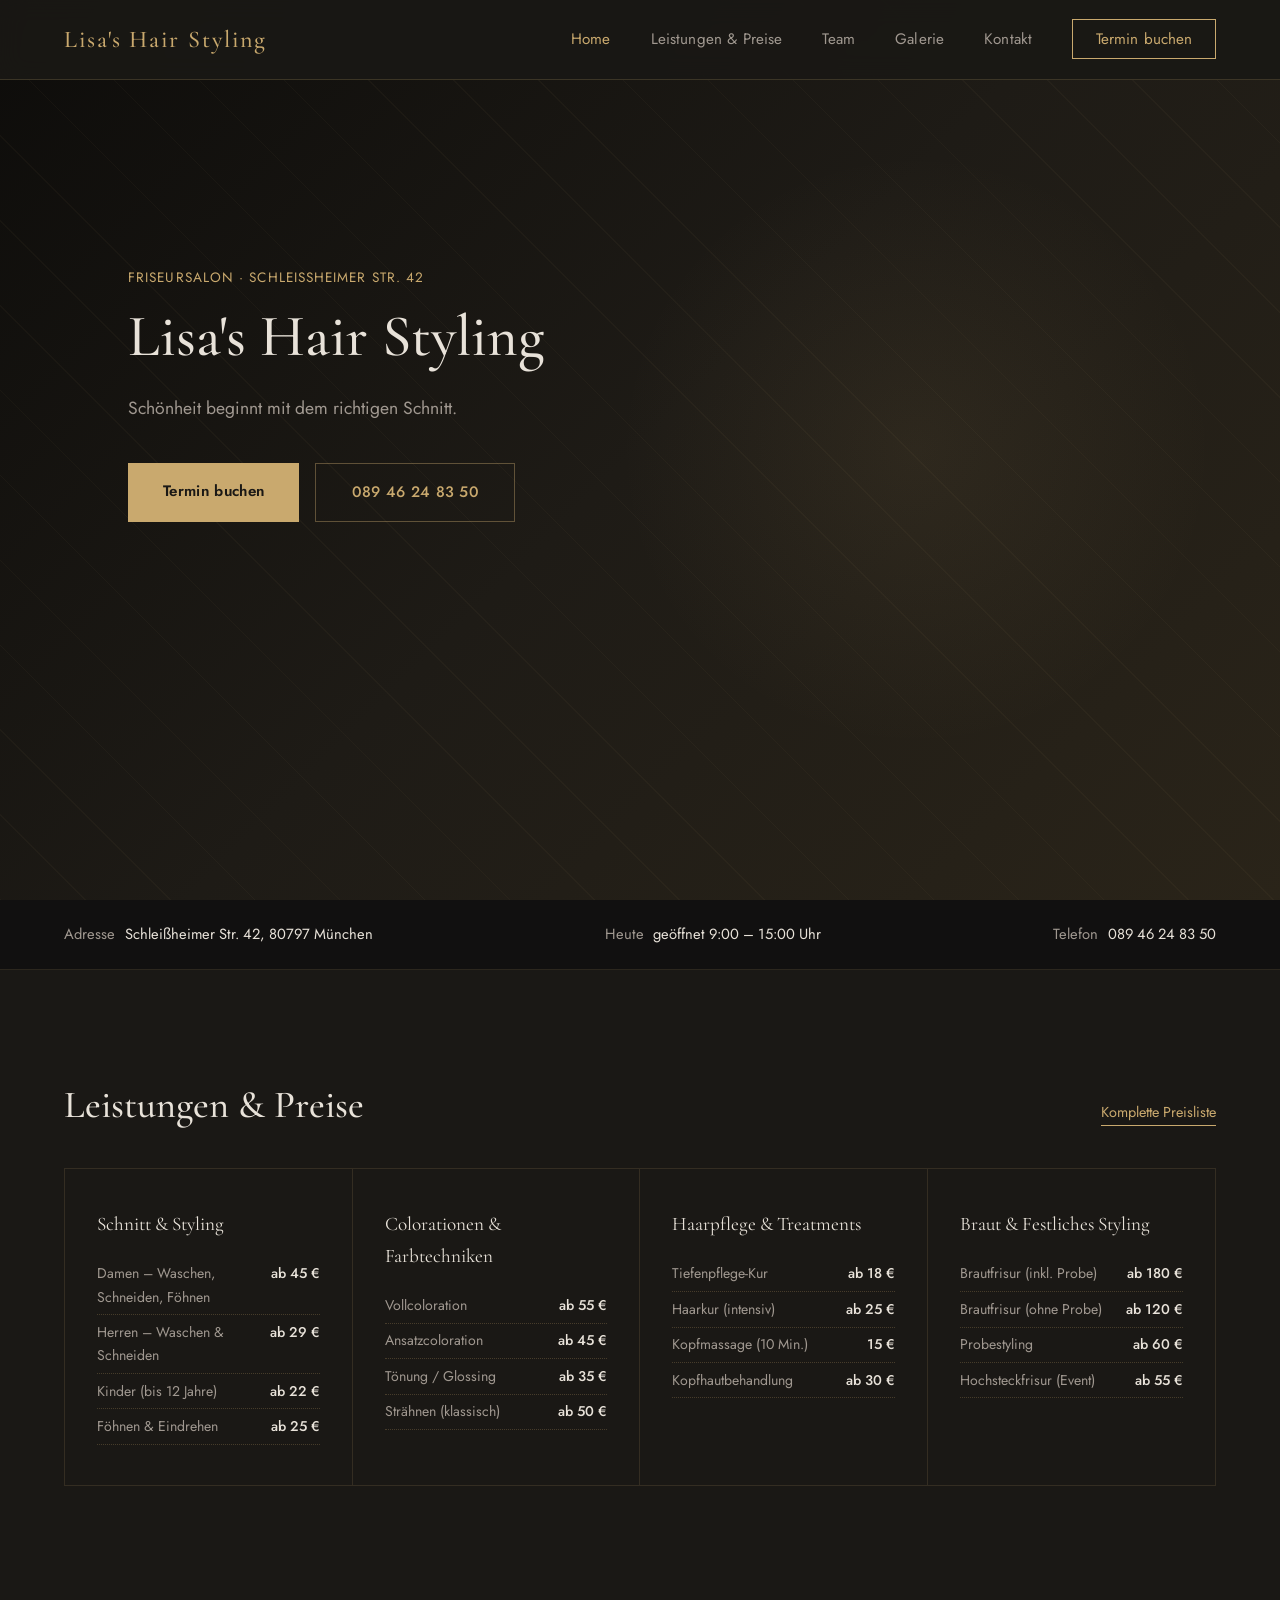
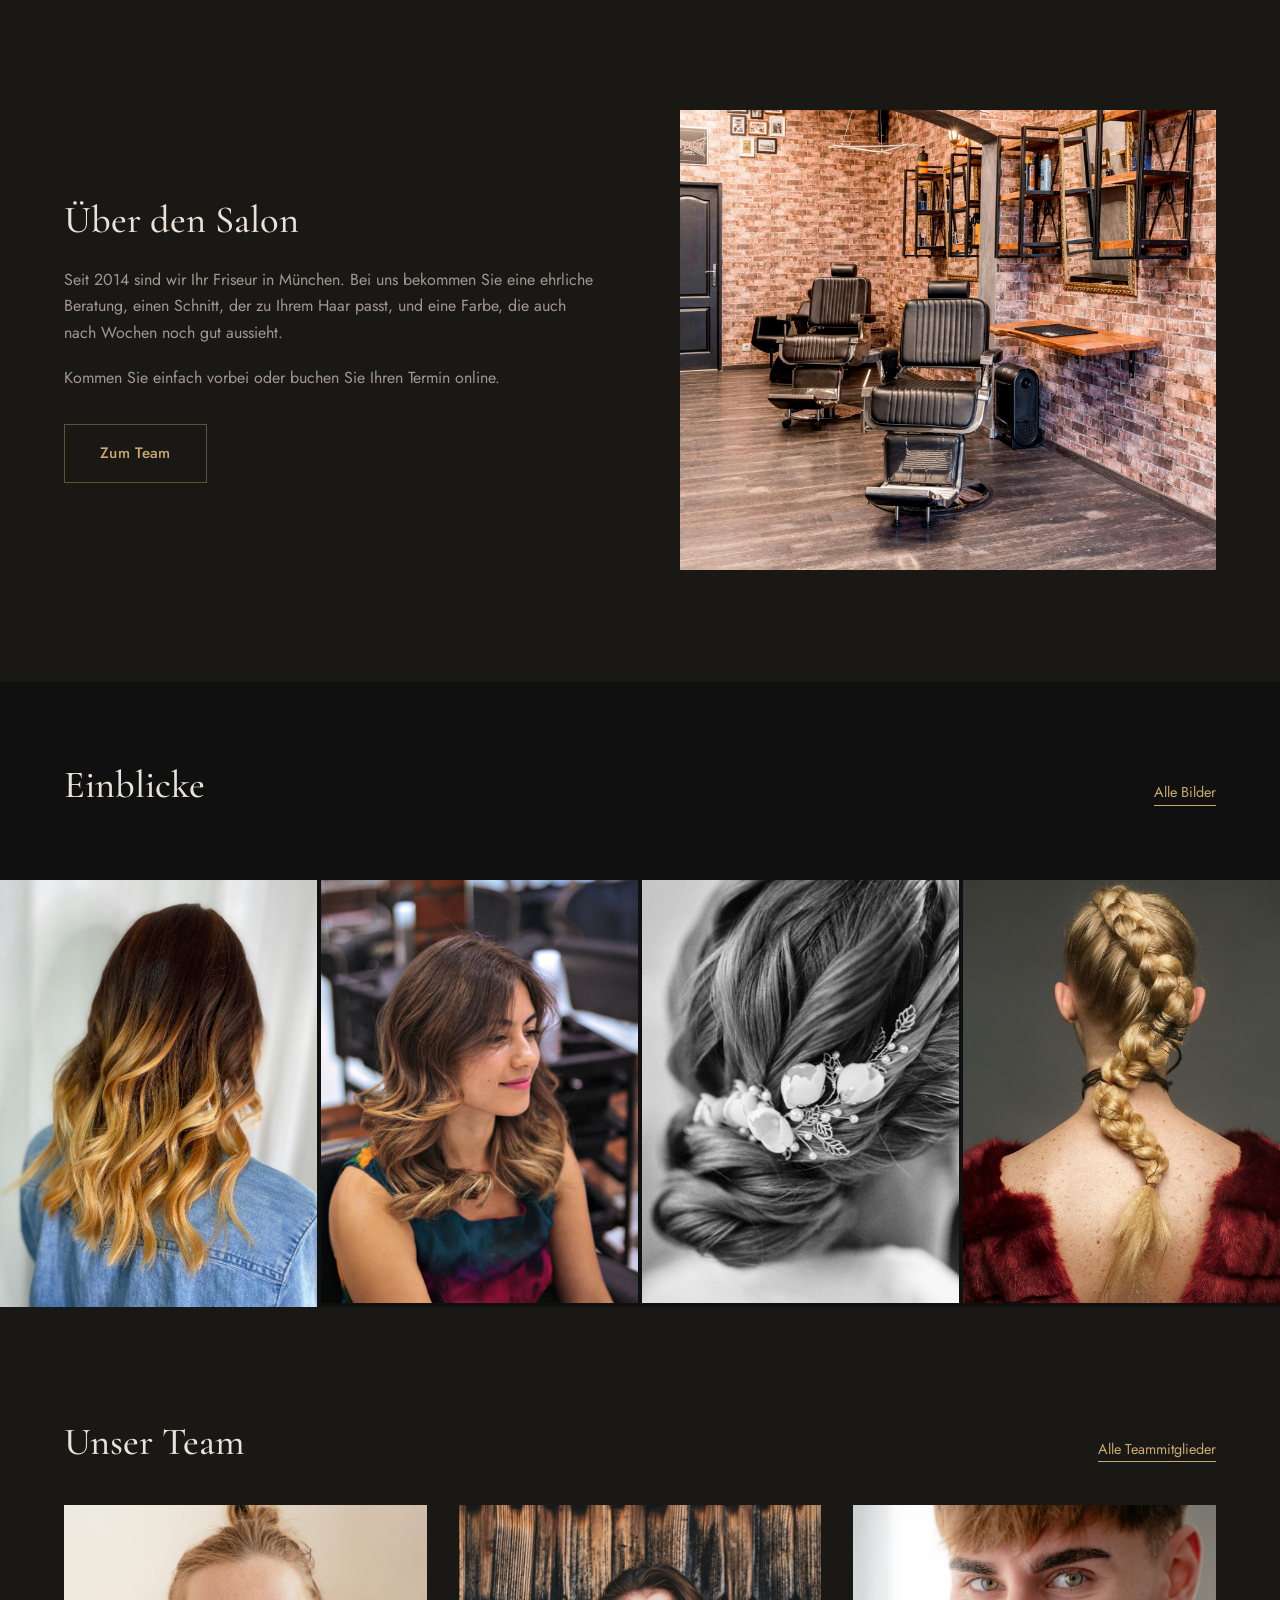
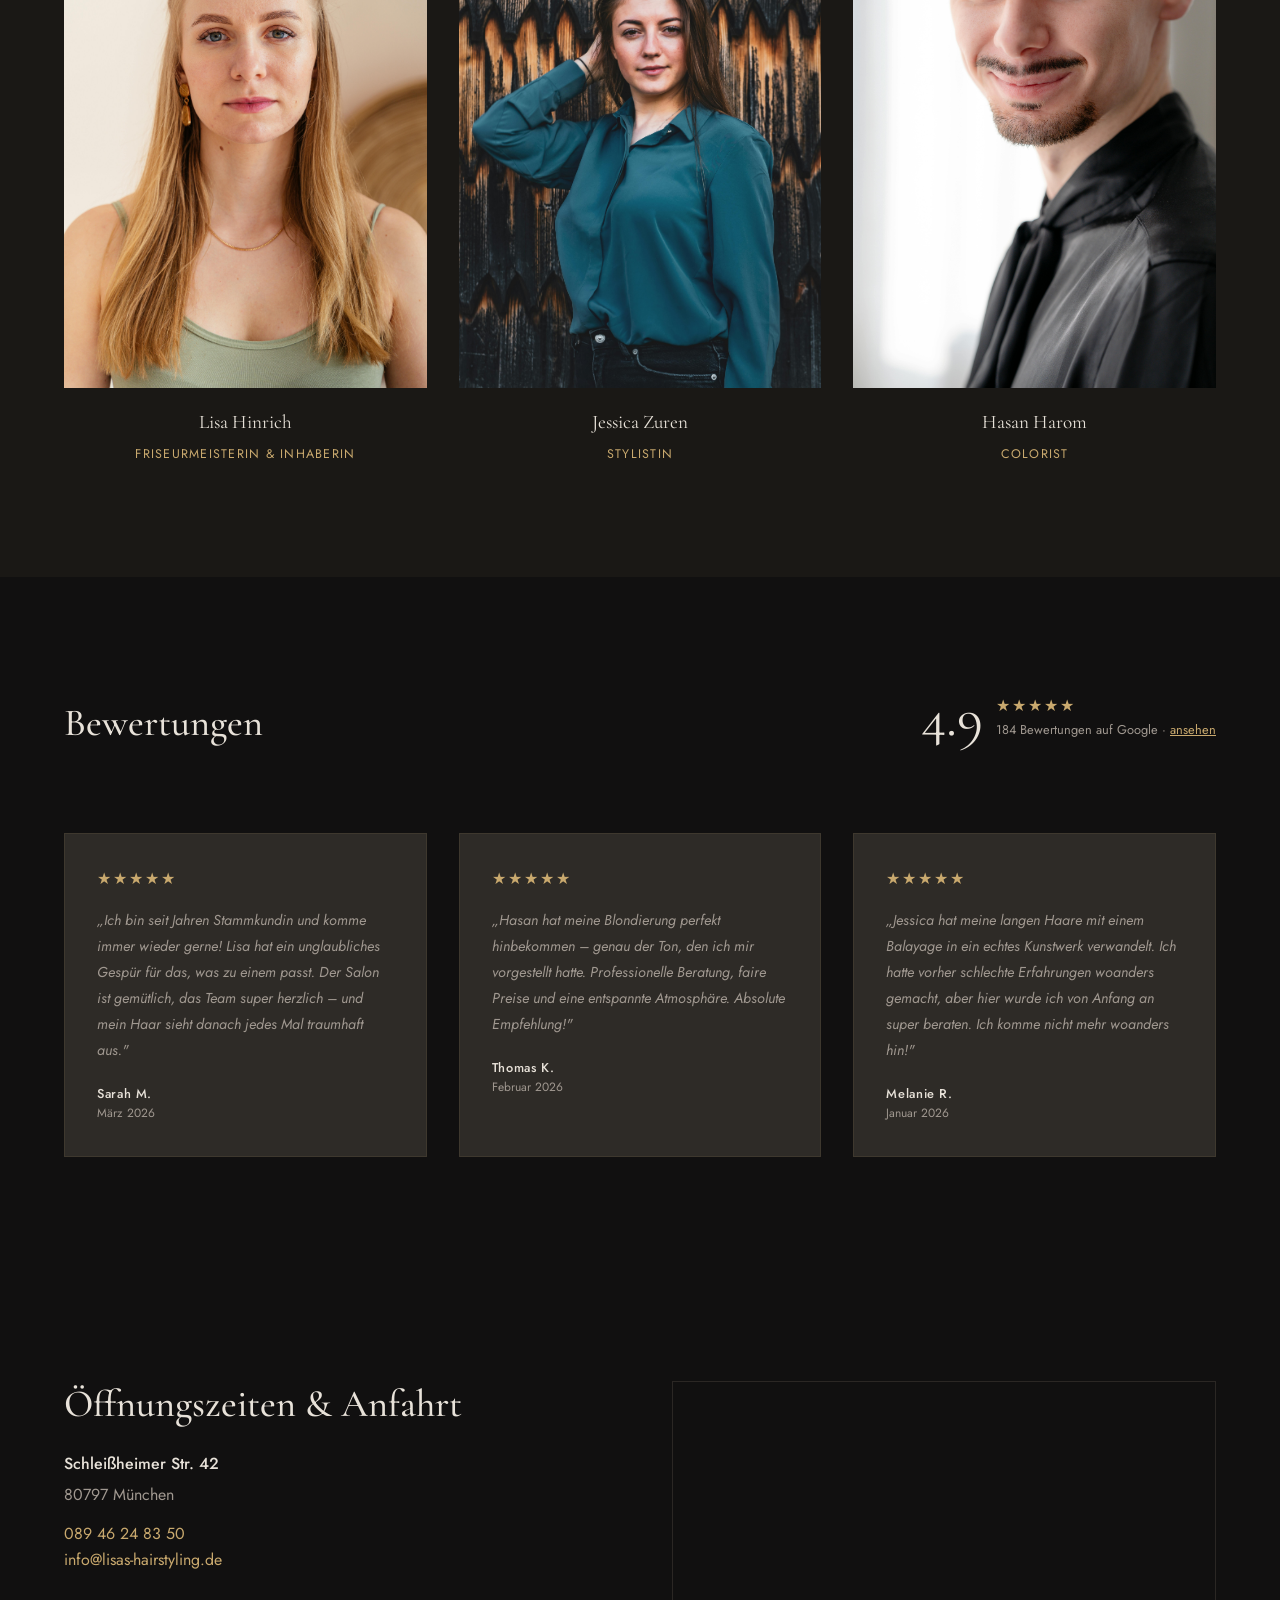
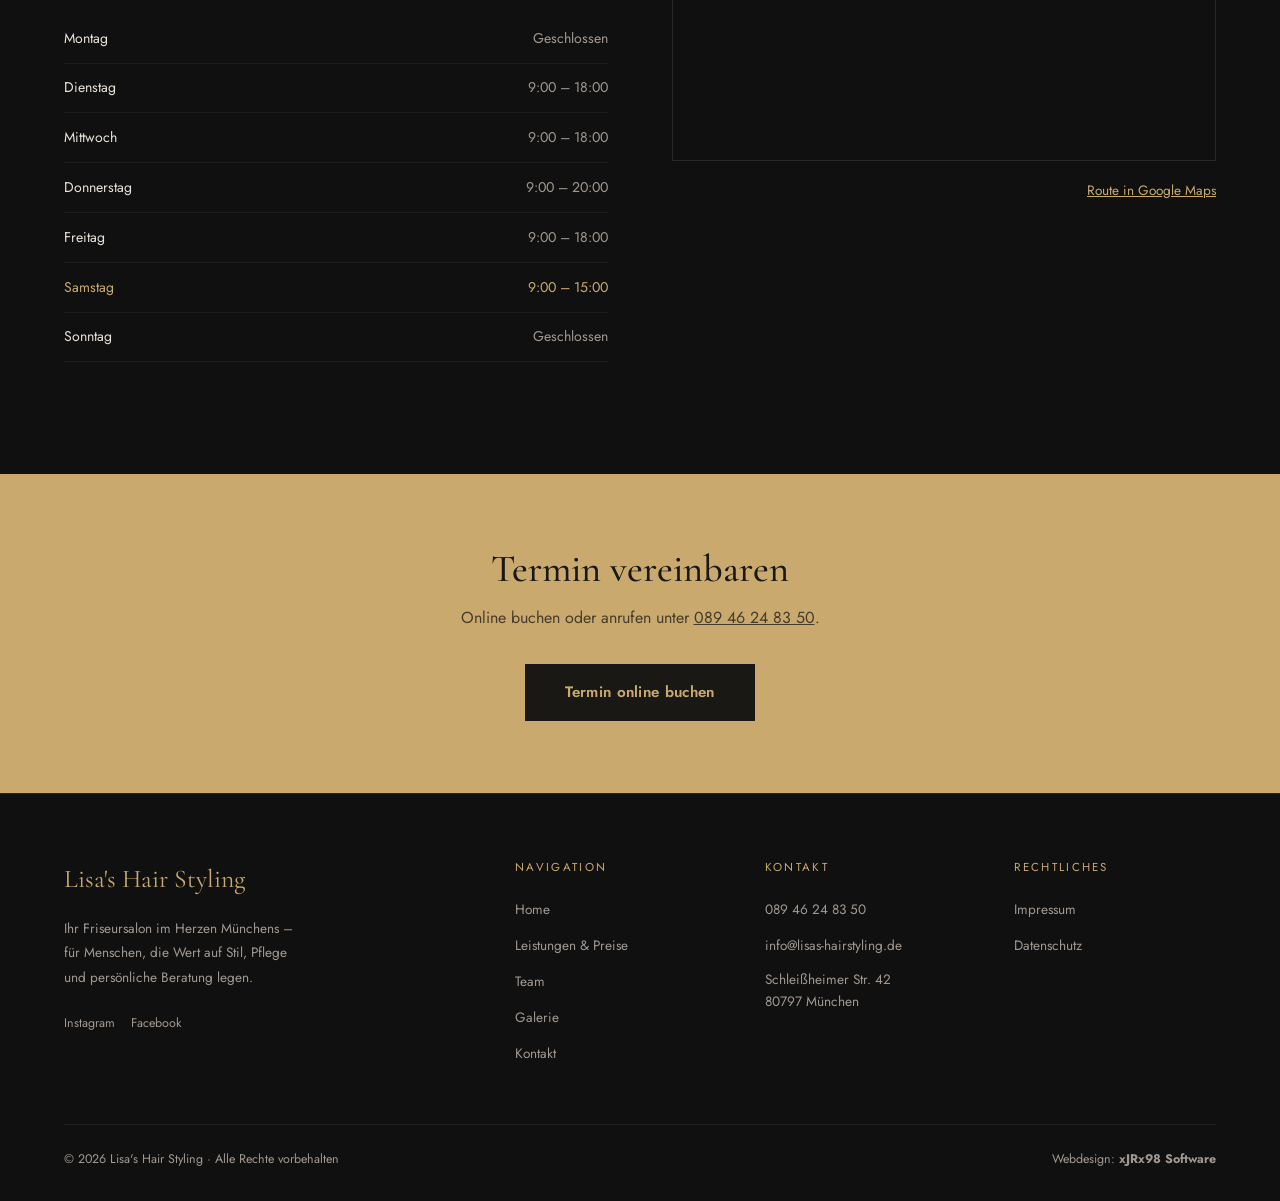
<file: index.html>
<!DOCTYPE html>
<html lang="de">
<head>
  <meta charset="UTF-8">
  <meta name="viewport" content="width=device-width, initial-scale=1.0">
  <title id="page-title">Friseursalon</title>
  <meta name="description" id="page-description" content="">
  <link rel="stylesheet" href="style.css">
  <style>
    .services-grid {
      display: grid;
      grid-template-columns: repeat(auto-fit, minmax(240px, 1fr));
      gap: 0;
      border: 1px solid rgba(201,169,110,0.15);
    }
    .service-item {
      padding: 2.5rem 2rem;
      border-right: 1px solid rgba(201,169,110,0.15);
      text-align: center;
      transition: background 0.3s;
      text-decoration: none;
      color: inherit;
      display: block;
    }
    .service-item:last-child { border-right: none; }
    .service-item:hover { background: rgba(201,169,110,0.05); }
    .service-name { font-family: 'Cormorant Garamond', serif; font-size: 1.2rem; color: var(--text); margin-bottom: 0.5rem; }
    .service-desc { font-size: 0.82rem; color: var(--text-muted); line-height: 1.6; }

    .gallery-strip { display: grid; grid-template-columns: repeat(4, 1fr); gap: 4px; margin-top: 4px; }
    .gallery-img { aspect-ratio: 3/4; overflow: hidden; }
    .gallery-img img { width: 100%; height: 100%; object-fit: cover; display: block; }
    .gallery-img:first-child { grid-row: span 2; aspect-ratio: auto; }

    .reviews-section { background: var(--black); }
    .stars { color: var(--gold); letter-spacing: 2px; font-size: 1rem; }
    .review-card { background: var(--mid); border: 1px solid rgba(201,169,110,0.1); padding: 2rem; }
    .review-text { font-size: 0.9rem; color: var(--text-muted); font-style: italic; margin-bottom: 1.2rem; line-height: 1.8; }
    .reviewer-name { font-size: 0.8rem; font-weight: 500; letter-spacing: 0.05em; color: var(--text); }
    .reviewer-date { font-size: 0.75rem; color: var(--text-muted); }
    .google-badge { display: flex; align-items: center; gap: 0.8rem; margin-bottom: 3rem; }
    .google-score { font-family: 'Cormorant Garamond', serif; font-size: 3.5rem; color: var(--text); line-height: 1; }
    .google-info { font-size: 0.8rem; color: var(--text-muted); }

    .team-member-img { aspect-ratio: 3/4; margin-bottom: 1.2rem; overflow: hidden; }
    .team-member-img img { width: 100%; height: 100%; object-fit: cover; display: block; }
    .team-member-name { font-family: 'Cormorant Garamond', serif; font-size: 1.2rem; color: var(--text); }
    .team-member-role { font-size: 0.78rem; color: var(--gold); letter-spacing: 0.1em; text-transform: uppercase; }

    .location-section { background: var(--black); }
    .map-container { width: 100%; height: 380px; border: 1px solid rgba(201,169,110,0.15); overflow: hidden; filter: grayscale(0.6) contrast(1.1); }
    .map-container iframe { width: 100%; height: 100%; border: none; }
    .opening-hours table { width: 100%; border-collapse: collapse; }
    .opening-hours tr { border-bottom: 1px solid rgba(255,255,255,0.05); }
    .opening-hours td { padding: 0.8rem 0; font-size: 0.88rem; color: var(--text-muted); }
    .opening-hours td:first-child { color: var(--text); }
    .opening-hours .today td { color: var(--gold); }

    .cta-banner { padding: 4.5rem 5vw; text-align: center; }
    .cta-banner .section-title { color: var(--dark); }
    .cta-banner p { color: rgba(26,24,21,0.75); margin-bottom: 2rem; }
    .btn-dark { display: inline-block; background: var(--dark); color: var(--gold); padding: 1rem 2.5rem; text-decoration: none; font-size: 0.95rem; font-weight: 600; letter-spacing: 0.02em; transition: background 0.3s; }
    .btn-dark:hover { background: var(--black); }
    .about-img-wrap { height: 460px; overflow: hidden; }
    .about-img-wrap img { width: 100%; height: 100%; object-fit: cover; display: block; }

    .infobar { display: grid; grid-template-columns: repeat(3, auto); justify-content: space-between; gap: 1rem 2rem;
      padding: 1.4rem 5vw; background: var(--black); border-bottom: 1px solid rgba(201,169,110,0.15); font-size: 0.92rem; }
    .infobar a { color: var(--text); text-decoration: none; }
    .info-k { color: var(--text-muted); margin-right: 0.6rem; }
    .home-head { display: flex; justify-content: space-between; align-items: baseline; flex-wrap: wrap; gap: 1rem; margin-bottom: 2.5rem; }
    .home-head .section-title { margin-bottom: 0; }
    .more-link { color: var(--gold); text-decoration: none; font-size: 0.9rem; border-bottom: 1px solid currentColor; }
    .home-services { background: var(--dark); }
    .services-grid .service-item { text-align: left; cursor: pointer; }
    .service-name { margin-bottom: 1rem !important; }
    .price-row { display: flex; justify-content: space-between; gap: 1rem; font-size: 0.88rem; color: var(--text-muted);
      padding: 0.35rem 0; border-bottom: 1px dotted rgba(201,169,110,0.25); }
    .price-row b { color: var(--text); font-weight: 500; white-space: nowrap; }
    .cta-banner { background: var(--gold); }
    .brands { margin-top: 2rem; color: var(--text-muted); font-size: 0.92rem; }
    .brands:empty { display: none; }
    .brands b { color: var(--text); font-weight: 500; }
    .cta-banner .section-title { margin-bottom: 0.8rem; }
    @media (max-width: 900px) {
      .infobar { grid-template-columns: 1fr; }
      .services-grid { grid-template-columns: 1fr 1fr; }
      .gallery-strip { grid-template-columns: 1fr 1fr; }
      .gallery-img:first-child { grid-row: span 1; aspect-ratio: 3/4; }
    }
    @media (max-width: 640px) {
      .services-grid { grid-template-columns: 1fr; }
      .service-item { border-right: none; border-bottom: 1px solid rgba(201,169,110,0.15); }
      .service-item:last-child { border-bottom: none; }
    }
  </style>
</head>
<body>

  <div id="nav-placeholder"></div>

  <!-- HERO -->
  <section class="hero">
    <div class="hero-bg"></div>
    <div class="hero-pattern"></div>
    <div class="hero-glow"></div>
    <div class="hero-content">
      <p class="hero-eyebrow">Friseursalon · <span class="cfg-address-street"></span></p>
      <h1 class="hero-title cfg-salon-name"></h1>
      <p class="hero-subtitle cfg-tagline"></p>
      <div class="hero-actions">
        <a href="termin.html" class="btn-primary">Termin buchen</a>
        <a href="#" class="btn-outline cfg-tel-href"><span class="cfg-phone"></span></a>
      </div>
    </div>
  </section>

  <!-- INFOLEISTE -->
  <div class="infobar">
    <div><span class="info-k">Adresse</span><span class="cfg-address-street"></span>, <span class="cfg-address-zip-city"></span></div>
    <div><span class="info-k">Heute</span><span id="today-hours"></span></div>
    <div><span class="info-k">Telefon</span><a href="#" class="cfg-tel-href cfg-phone"></a></div>
  </div>

  <!-- LEISTUNGEN MIT PREISEN -->
  <section class="home-services">
    <div class="home-head">
      <h2 class="section-title">Leistungen &amp; Preise</h2>
      <a href="leistungen.html" class="more-link">Komplette Preisliste</a>
    </div>
    <div class="services-grid" id="services-preview"></div>
    <p class="brands" id="brands"></p>
  </section>

  <!-- ÜBER UNS -->
  <section class="about-section">
    <div class="two-col">
      <div>
        <h2 class="section-title">Über den Salon</h2>
        <p style="color: var(--text-muted); margin-bottom: 1.2rem;">
          Seit <span class="cfg-gruendungsjahr"></span> sind wir Ihr Friseur in <span class="cfg-stadt"></span>.
          Bei uns bekommen Sie eine ehrliche Beratung, einen Schnitt, der zu Ihrem Haar passt, und eine Farbe, die auch nach Wochen noch gut aussieht.
        </p>
        <p style="color: var(--text-muted); margin-bottom: 2rem;">
          Kommen Sie einfach vorbei oder buchen Sie Ihren Termin online.
        </p>
        <a href="team.html" class="btn-outline">Zum Team</a>
      </div>
      <div>
        <div class="about-img-wrap">
          <img src="images/salon.png" alt="Unser Salon" loading="lazy">
        </div>
      </div>
    </div>
  </section>

  <!-- GALERIE -->
  <section style="padding: 0; background: var(--black);">
    <div class="home-head" style="padding: 5rem 5vw 2rem;">
      <h2 class="section-title">Einblicke</h2>
      <a href="galerie.html" class="more-link">Alle Bilder</a>
    </div>
    <div class="gallery-strip" id="gallery-strip"></div>
  </section>

  <!-- TEAM -->
  <section>
    <div class="home-head">
      <h2 class="section-title">Unser Team</h2>
      <a href="team.html" class="more-link">Alle Teammitglieder</a>
    </div>
    <div class="three-col" id="team-teaser"></div>
  </section>

  <!-- BEWERTUNGEN -->
  <section class="reviews-section">
    <div class="home-head">
      <h2 class="section-title">Bewertungen</h2>
      <div class="google-badge">
        <div class="google-score cfg-google-rating"></div>
        <div>
          <div class="stars">★★★★★</div>
          <div class="google-info">
            <span class="cfg-review-count"></span> Bewertungen auf Google ·
            <a id="reviews-link" href="#" target="_blank" style="color:var(--gold);">ansehen</a>
          </div>
        </div>
      </div>
    </div>
    <div class="three-col" id="reviews-grid"></div>
  </section>

  <!-- STANDORT & ÖFFNUNGSZEITEN -->
  <section class="location-section">
    <div class="two-col" style="gap:4rem; align-items:start">
      <div>
        <h2 class="section-title">Öffnungszeiten &amp; Anfahrt</h2>
        <div style="margin-bottom:2.5rem;">
          <p style="color:var(--text); margin-bottom:0.3rem; font-weight:500;" class="cfg-address-street"></p>
          <p style="color:var(--text-muted);" class="cfg-address-zip-city"></p>
          <p style="margin-top:0.8rem;"><a id="tel-link" href="#" style="color:var(--gold); text-decoration:none;" class="cfg-phone"></a></p>
          <p><a id="email-link" href="#" style="color:var(--gold); text-decoration:none;" class="cfg-email"></a></p>
        </div>
        <div class="opening-hours">
          <table id="hours-table"></table>
        </div>
      </div>
      <div>
        <div class="map-container" id="map-container"></div>
        <div style="margin-top:1rem; text-align:right;">
          <a id="maps-link" href="#" target="_blank" style="font-size:0.85rem; color:var(--gold);">Route in Google Maps</a>
        </div>
      </div>
    </div>
  </section>

  <!-- TERMIN -->
  <section class="cta-banner">
    <h2 class="section-title">Termin vereinbaren</h2>
    <p>Online buchen oder anrufen unter <a href="#" class="cfg-tel-href cfg-phone" style="color:inherit"></a>.</p>
    <a href="termin.html" class="btn-dark">Termin online buchen</a>
  </section>

  <div id="footer-placeholder"></div>

  <script src="config.js"></script>
  <script src="components.js"></script>
  <script>
    // ── Metadaten ──
    document.getElementById('page-title').textContent = `${SALON_CONFIG.SALON_NAME} – Friseursalon`;
    document.getElementById('page-description').content =
      `${SALON_CONFIG.SALON_NAME} – Ihr Friseursalon in ${SALON_CONFIG.STADT}. Haarschnitte, Colorationen, Styling und mehr.`;

    // ── Nav & Footer ──
    document.getElementById('nav-placeholder').innerHTML  = renderNav('index.html');
    document.getElementById('footer-placeholder').innerHTML = renderFooter();

    // ── Einfache Textfelder ──
    document.querySelectorAll('.cfg-salon-name').forEach(el => el.textContent = SALON_CONFIG.SALON_NAME);
    document.querySelectorAll('.cfg-tagline').forEach(el => el.textContent = SALON_CONFIG.TAGLINE);
    document.querySelectorAll('.cfg-tel-href').forEach(el => el.href = `tel:${SALON_CONFIG.PHONE.replace(/\s/g, '')}`);
    const wd = new Date().getDay(); const todayH = SALON_CONFIG.HOURS[wd === 0 ? 6 : wd - 1];
    document.getElementById('today-hours').textContent = todayH ? (/geschlossen/i.test(todayH.time) ? 'geschlossen' : `geöffnet ${todayH.time} Uhr`) : '';
    document.querySelectorAll('.cfg-stadt').forEach(el => el.textContent = SALON_CONFIG.STADT);
    document.querySelectorAll('.cfg-gruendungsjahr').forEach(el => el.textContent = SALON_CONFIG.GRUENDUNGSJAHR);
    document.querySelectorAll('.cfg-google-rating').forEach(el => el.textContent = SALON_CONFIG.GOOGLE_RATING);
    document.querySelectorAll('.cfg-review-count').forEach(el => el.textContent = SALON_CONFIG.GOOGLE_REVIEW_COUNT);
    document.querySelectorAll('.cfg-address-street').forEach(el => el.textContent = SALON_CONFIG.ADDRESS_STREET);
    document.querySelectorAll('.cfg-address-zip-city').forEach(el => el.textContent = `${SALON_CONFIG.ADDRESS_ZIP} ${SALON_CONFIG.ADDRESS_CITY}`);
    document.querySelectorAll('.cfg-phone').forEach(el => el.textContent = SALON_CONFIG.PHONE);
    document.querySelectorAll('.cfg-email').forEach(el => el.textContent = SALON_CONFIG.EMAIL);
    document.getElementById('tel-link').href   = `tel:${SALON_CONFIG.PHONE}`;
    document.getElementById('email-link').href = `mailto:${SALON_CONFIG.EMAIL}`;
    document.getElementById('reviews-link').href = SALON_CONFIG.GOOGLE_REVIEWS_URL;
    document.getElementById('maps-link').href    = SALON_CONFIG.MAPS_LINK;

    // ── Öffnungszeiten ──
    document.getElementById('hours-table').innerHTML = renderHoursTable();

    // ── Karte ──
    document.getElementById('map-container').innerHTML = SALON_CONFIG.MAPS_EMBED_URL
      ? `<iframe src="${SALON_CONFIG.MAPS_EMBED_URL}" allowfullscreen loading="lazy"></iframe>`
      : `<div class="img-placeholder" style="height:100%">
           <svg width="48" height="48" fill="none" stroke="currentColor" stroke-width="1" viewBox="0 0 24 24">
             <path d="M12 2C8.13 2 5 5.13 5 9c0 5.25 7 13 7 13s7-7.75 7-13c0-3.87-3.13-7-7-7z"/>
             <circle cx="12" cy="9" r="2.5"/>
           </svg>
           <span>Google Maps Embed einfügen</span>
         </div>`;

    // ── Leistungen mit Preisen (je Kategorie die ersten 4 Einträge) ──
    const svEl = document.getElementById('services-preview');
    Object.entries(SALON_CONFIG.SERVICES).slice(0, 4).forEach(([key, cat]) => {
      const rows = [...(cat.left || []), ...(cat.right || [])].slice(0, 4).map(it => {
        const price = it.price || (it.variants && it.variants[0] ? it.variants[0].price : '');
        return `<div class="price-row"><span>${it.name}</span><b>${price}</b></div>`;
      }).join('');
      svEl.innerHTML += `<a href="leistungen.html#${key}" class="service-item"><div class="service-name">${cat.title}</div>${rows}</a>`;
    });

    if (SALON_CONFIG.MARKEN) {
      document.getElementById('brands').innerHTML = 'Wir arbeiten mit: ' +
        SALON_CONFIG.MARKEN.split(',').map(m => `<b>${m.trim()}</b>`).join(' · ');
    }

    // ── Galerie-Strip (erste 4 Bilder) ──
    const stripEl = document.getElementById('gallery-strip');
    SALON_CONFIG.GALLERY.slice(0, 4).forEach(img => {
      const div = document.createElement('div');
      div.className = 'gallery-img';
      div.innerHTML = `<img src="${img.src}" alt="${img.alt}" loading="lazy">`;
      stripEl.appendChild(div);
    });

    // ── Team-Teaser (erste 3 Mitglieder) ──
    const teamEl = document.getElementById('team-teaser');
    SALON_CONFIG.TEAM.slice(0, 3).forEach((m, i) => {
      teamEl.innerHTML += `
        <div style="text-align:center">
          <div class="team-member-img">
            <img src="${m.photo}" alt="${m.name}" loading="lazy">
          </div>
          <div class="team-member-name">${m.name}</div>
          <div class="team-member-role" style="margin-top:0.3rem">${m.role}</div>
        </div>`;
    });

    // ── Bewertungen ──
    const reviewsEl = document.getElementById('reviews-grid');
    SALON_CONFIG.REVIEWS.forEach((r, i) => {
      const stars = '★'.repeat(r.stars);
      reviewsEl.innerHTML += `
        <div class="review-card">
          <div class="stars" style="margin-bottom:1rem">${stars}</div>
          <p class="review-text">„${r.text}"</p>
          <div class="reviewer-name">${r.name}</div>
          <div class="reviewer-date">${r.date}</div>
        </div>`;
    });

  </script>
</body>
</html>
</file>
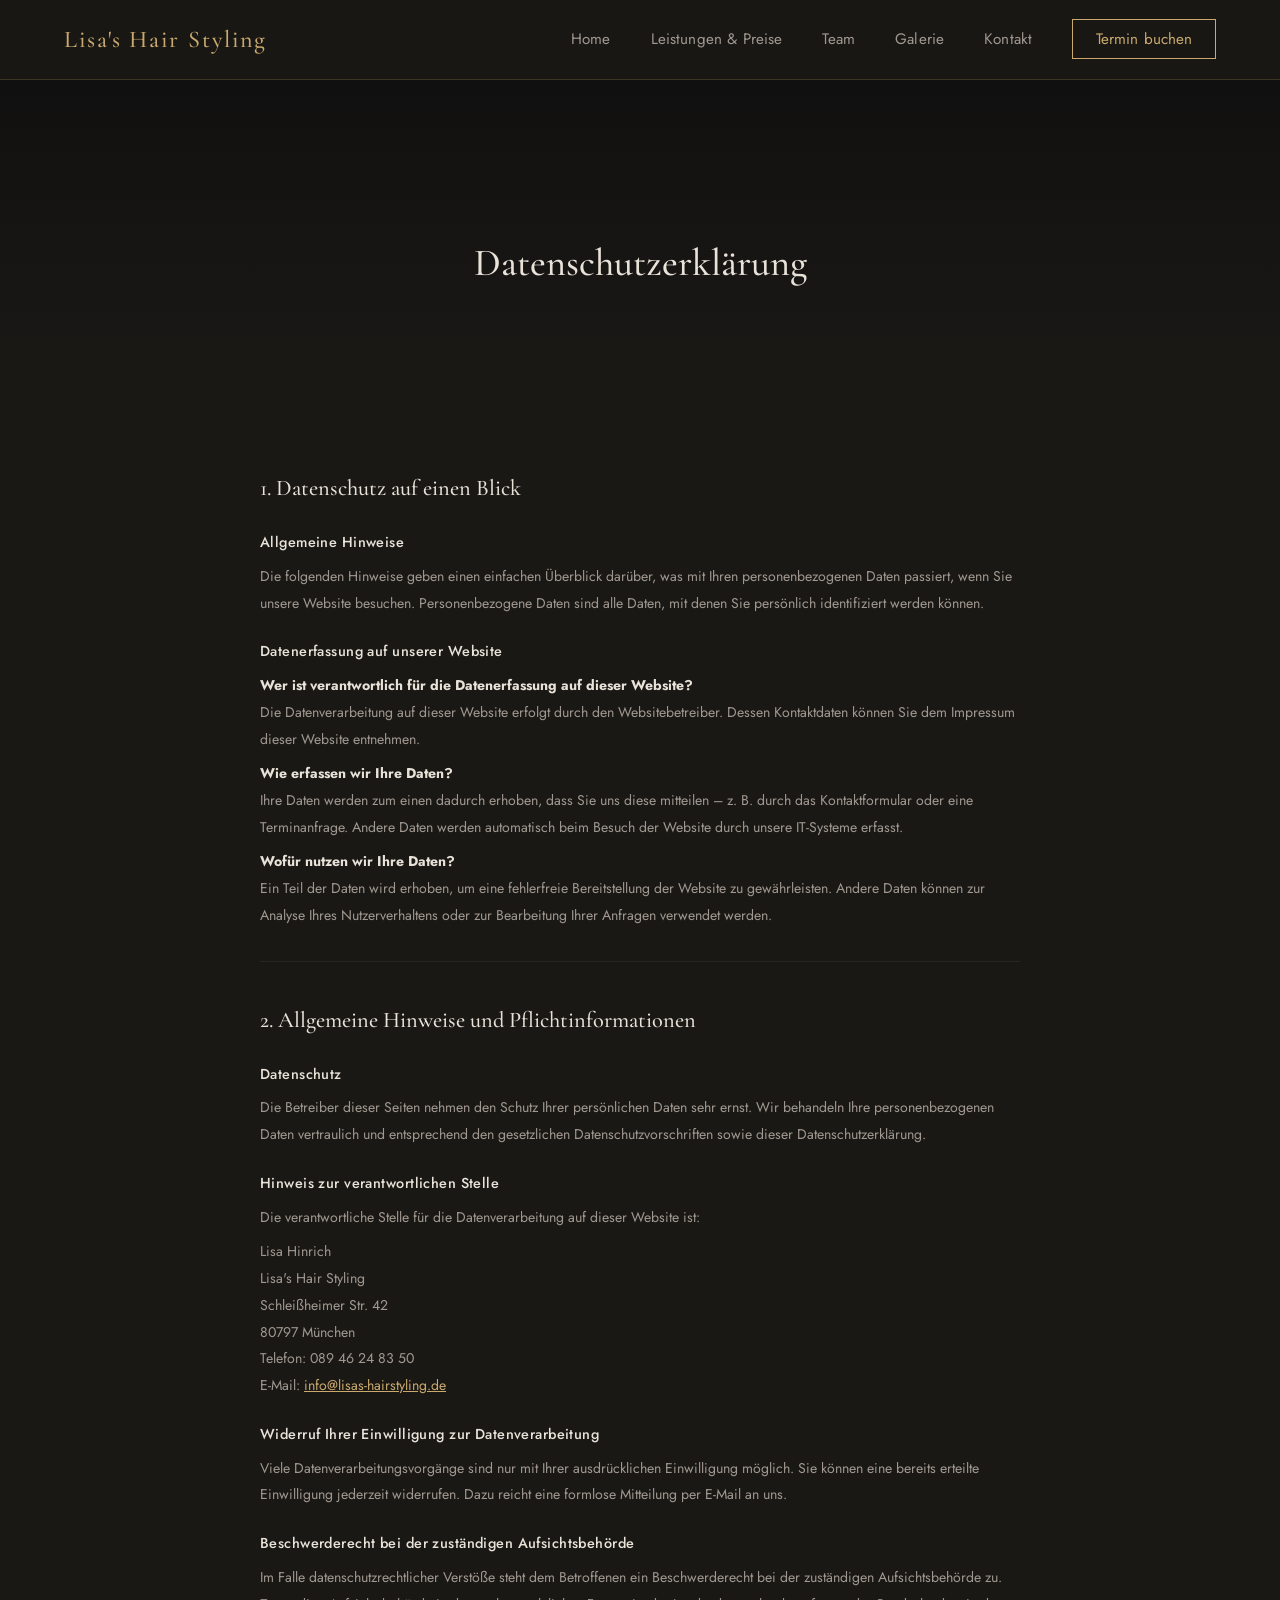
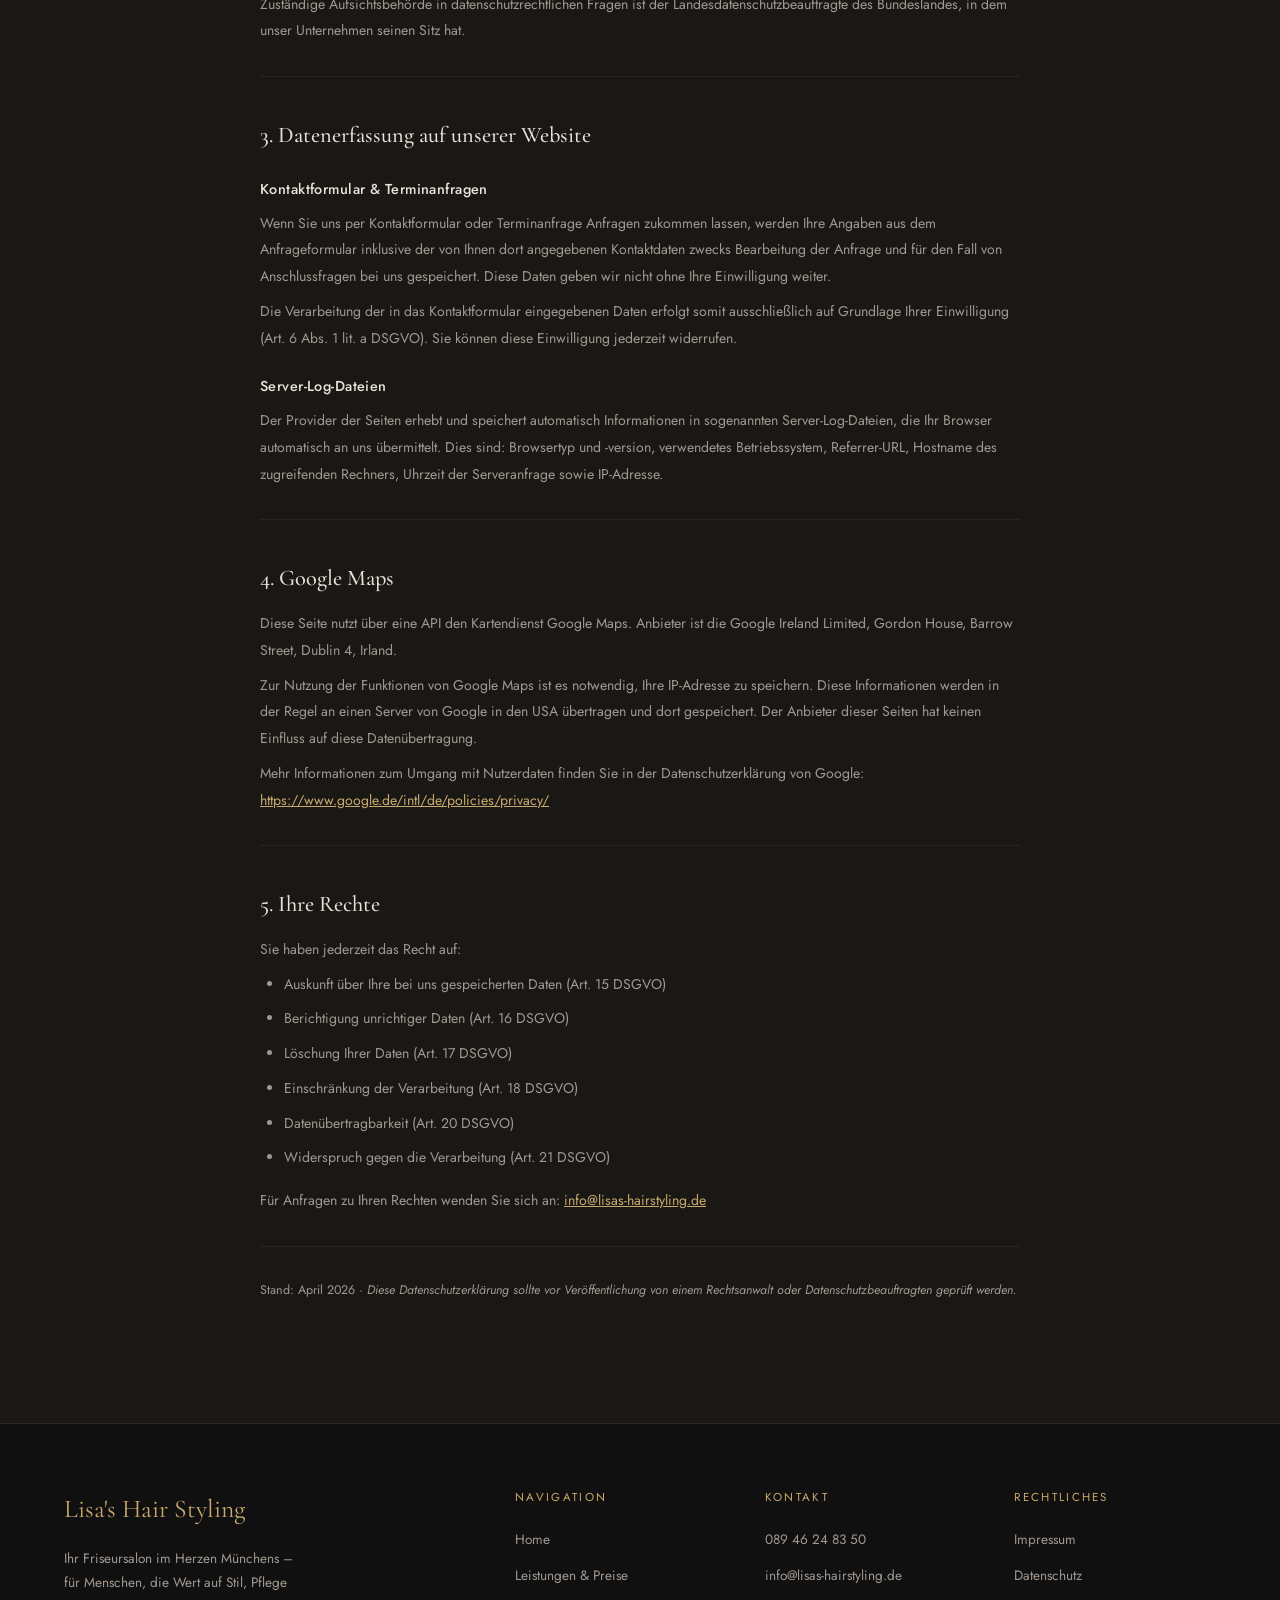
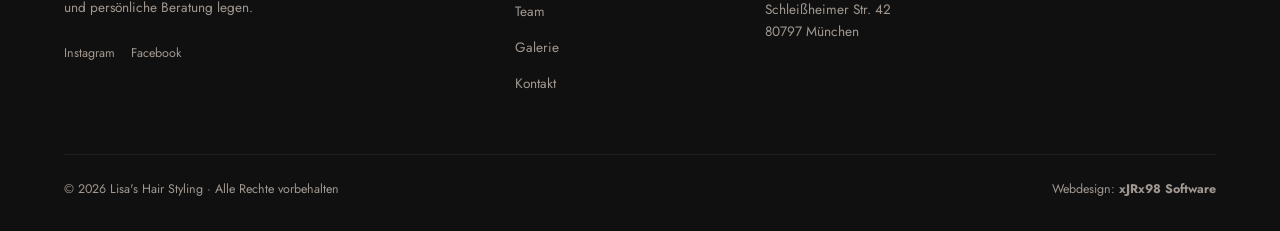
<file: datenschutz.html>
<!DOCTYPE html>
<html lang="de">
<head>
  <meta charset="UTF-8">
  <meta name="viewport" content="width=device-width, initial-scale=1.0">
  <title id="page-title">Datenschutz</title>
  <link rel="stylesheet" href="style.css">
  <style>
    .legal-content { max-width: 760px; margin: 0 auto; }
    .legal-content h2 { font-family: 'Cormorant Garamond', serif; font-size: 1.4rem; font-weight: 500; color: var(--text); margin: 2.5rem 0 0.8rem; }
    .legal-content h3 { font-size: 0.9rem; font-weight: 500; color: var(--text); margin: 1.5rem 0 0.5rem; letter-spacing: 0.03em; }
    .legal-content h2:first-child { margin-top: 0; }
    .legal-content p, .legal-content li { font-size: 0.88rem; color: var(--text-muted); line-height: 1.9; margin-bottom: 0.5rem; }
    .legal-content ul { padding-left: 1.5rem; margin-bottom: 1rem; }
    .legal-content a { color: var(--gold); }
    hr { border: none; border-top: 1px solid rgba(255,255,255,0.06); margin: 2rem 0; }
  </style>
</head>
<body>

  <div id="nav-placeholder"></div>

  <div class="page-content">
    <div class="page-hero" style="padding-bottom:3rem;">
      <h1 class="section-title">Datenschutzerklärung</h1>
    </div>

    <section>
      <div class="legal-content" id="datenschutz-content">
        <!-- wird per JS aus config.js befüllt -->
      </div>
    </section>
  </div>

  <div id="footer-placeholder"></div>

  <script src="config.js"></script>
  <script src="components.js"></script>
  <script>
    document.getElementById('page-title').textContent = `Datenschutz – ${SALON_CONFIG.SALON_NAME}`;
    document.getElementById('nav-placeholder').innerHTML   = renderNav('datenschutz.html');
    document.getElementById('footer-placeholder').innerHTML = renderFooter();

    const C   = SALON_CONFIG;
    const imp = SALON_CONFIG.IMPRESSUM;

    document.getElementById('datenschutz-content').innerHTML = `
      <h2>1. Datenschutz auf einen Blick</h2>
      <h3>Allgemeine Hinweise</h3>
      <p>Die folgenden Hinweise geben einen einfachen Überblick darüber, was mit Ihren personenbezogenen Daten passiert, wenn Sie unsere Website besuchen. Personenbezogene Daten sind alle Daten, mit denen Sie persönlich identifiziert werden können.</p>

      <h3>Datenerfassung auf unserer Website</h3>
      <p><strong style="color:var(--text);">Wer ist verantwortlich für die Datenerfassung auf dieser Website?</strong><br>
      Die Datenverarbeitung auf dieser Website erfolgt durch den Websitebetreiber. Dessen Kontaktdaten können Sie dem Impressum dieser Website entnehmen.</p>
      <p><strong style="color:var(--text);">Wie erfassen wir Ihre Daten?</strong><br>
      Ihre Daten werden zum einen dadurch erhoben, dass Sie uns diese mitteilen – z. B. durch das Kontaktformular oder eine Terminanfrage. Andere Daten werden automatisch beim Besuch der Website durch unsere IT-Systeme erfasst.</p>
      <p><strong style="color:var(--text);">Wofür nutzen wir Ihre Daten?</strong><br>
      Ein Teil der Daten wird erhoben, um eine fehlerfreie Bereitstellung der Website zu gewährleisten. Andere Daten können zur Analyse Ihres Nutzerverhaltens oder zur Bearbeitung Ihrer Anfragen verwendet werden.</p>

      <hr>

      <h2>2. Allgemeine Hinweise und Pflichtinformationen</h2>
      <h3>Datenschutz</h3>
      <p>Die Betreiber dieser Seiten nehmen den Schutz Ihrer persönlichen Daten sehr ernst. Wir behandeln Ihre personenbezogenen Daten vertraulich und entsprechend den gesetzlichen Datenschutzvorschriften sowie dieser Datenschutzerklärung.</p>

      <h3>Hinweis zur verantwortlichen Stelle</h3>
      <p>Die verantwortliche Stelle für die Datenverarbeitung auf dieser Website ist:</p>
      <p>
        ${imp.INHABER_NAME}<br>
        ${C.SALON_NAME}<br>
        ${C.ADDRESS_STREET}<br>
        ${C.ADDRESS_ZIP} ${C.ADDRESS_CITY}<br>
        Telefon: ${C.PHONE}<br>
        E-Mail: <a href="mailto:${C.EMAIL}">${C.EMAIL}</a>
      </p>

      <h3>Widerruf Ihrer Einwilligung zur Datenverarbeitung</h3>
      <p>Viele Datenverarbeitungsvorgänge sind nur mit Ihrer ausdrücklichen Einwilligung möglich. Sie können eine bereits erteilte Einwilligung jederzeit widerrufen. Dazu reicht eine formlose Mitteilung per E-Mail an uns.</p>

      <h3>Beschwerderecht bei der zuständigen Aufsichtsbehörde</h3>
      <p>Im Falle datenschutzrechtlicher Verstöße steht dem Betroffenen ein Beschwerderecht bei der zuständigen Aufsichtsbehörde zu. Zuständige Aufsichtsbehörde in datenschutzrechtlichen Fragen ist der Landesdatenschutzbeauftragte des Bundeslandes, in dem unser Unternehmen seinen Sitz hat.</p>

      <hr>

      <h2>3. Datenerfassung auf unserer Website</h2>
      <h3>Kontaktformular & Terminanfragen</h3>
      <p>Wenn Sie uns per Kontaktformular oder Terminanfrage Anfragen zukommen lassen, werden Ihre Angaben aus dem Anfrageformular inklusive der von Ihnen dort angegebenen Kontaktdaten zwecks Bearbeitung der Anfrage und für den Fall von Anschlussfragen bei uns gespeichert. Diese Daten geben wir nicht ohne Ihre Einwilligung weiter.</p>
      <p>Die Verarbeitung der in das Kontaktformular eingegebenen Daten erfolgt somit ausschließlich auf Grundlage Ihrer Einwilligung (Art. 6 Abs. 1 lit. a DSGVO). Sie können diese Einwilligung jederzeit widerrufen.</p>

      ${C.BOOKING_URL ? `
      <h3>Online-Terminbuchung${C.BOOKING_ANBIETER ? ` über ${C.BOOKING_ANBIETER}` : ''}</h3>
      <p>Für die Online-Terminbuchung nutzen wir ${C.BOOKING_ANBIETER ? `den Dienst ${C.BOOKING_ANBIETER}` : 'einen externen Buchungsdienst'}. Wenn Sie auf „Termin buchen“ klicken, werden Sie auf die Buchungsseite des Anbieters weitergeleitet. Erst dann werden dort Daten verarbeitet; beim bloßen Besuch unserer Webseite wird keine Verbindung zum Anbieter hergestellt.</p>
      <p>Bei der Buchung werden die von Ihnen eingegebenen Daten verarbeitet (in der Regel Name, Kontaktdaten, gewünschte Leistung, Termin und ggf. Mitarbeiter/in), um den Termin zu vereinbaren, zu bestätigen und Sie bei Bedarf zu erinnern. Rechtsgrundlage ist Art. 6 Abs. 1 lit. b DSGVO (Vertragsanbahnung und -durchführung). Erinnerungen per E-Mail oder SMS erfolgen, soweit Sie diese ausgewählt haben, auf Grundlage Ihrer Einwilligung (Art. 6 Abs. 1 lit. a DSGVO).</p>
      <p>Der Anbieter verarbeitet die Daten in unserem Auftrag; mit ihm besteht ein Vertrag zur Auftragsverarbeitung nach Art. 28 DSGVO. Die Daten werden gelöscht, sobald sie für den Zweck nicht mehr erforderlich sind und keine gesetzlichen Aufbewahrungspflichten bestehen.</p>
      ${C.BOOKING_DATENSCHUTZ_URL ? `<p>Weitere Informationen finden Sie in der Datenschutzerklärung des Anbieters: <a href="${C.BOOKING_DATENSCHUTZ_URL}" target="_blank" rel="noopener">${C.BOOKING_DATENSCHUTZ_URL}</a></p>` : ''}
      ` : ''}

      <h3>Server-Log-Dateien</h3>
      <p>Der Provider der Seiten erhebt und speichert automatisch Informationen in sogenannten Server-Log-Dateien, die Ihr Browser automatisch an uns übermittelt. Dies sind: Browsertyp und -version, verwendetes Betriebssystem, Referrer-URL, Hostname des zugreifenden Rechners, Uhrzeit der Serveranfrage sowie IP-Adresse.</p>

      <hr>

      <h2>4. Google Maps</h2>
      <p>Diese Seite nutzt über eine API den Kartendienst Google Maps. Anbieter ist die Google Ireland Limited, Gordon House, Barrow Street, Dublin 4, Irland.</p>
      <p>Zur Nutzung der Funktionen von Google Maps ist es notwendig, Ihre IP-Adresse zu speichern. Diese Informationen werden in der Regel an einen Server von Google in den USA übertragen und dort gespeichert. Der Anbieter dieser Seiten hat keinen Einfluss auf diese Datenübertragung.</p>
      <p>Mehr Informationen zum Umgang mit Nutzerdaten finden Sie in der Datenschutzerklärung von Google: <a href="https://www.google.de/intl/de/policies/privacy/" target="_blank">https://www.google.de/intl/de/policies/privacy/</a></p>

      <hr>

      <h2>5. Ihre Rechte</h2>
      <p>Sie haben jederzeit das Recht auf:</p>
      <ul>
        <li>Auskunft über Ihre bei uns gespeicherten Daten (Art. 15 DSGVO)</li>
        <li>Berichtigung unrichtiger Daten (Art. 16 DSGVO)</li>
        <li>Löschung Ihrer Daten (Art. 17 DSGVO)</li>
        <li>Einschränkung der Verarbeitung (Art. 18 DSGVO)</li>
        <li>Datenübertragbarkeit (Art. 20 DSGVO)</li>
        <li>Widerspruch gegen die Verarbeitung (Art. 21 DSGVO)</li>
      </ul>
      <p>Für Anfragen zu Ihren Rechten wenden Sie sich an: <a href="mailto:${C.EMAIL}">${C.EMAIL}</a></p>

      <hr>
      <p style="font-size:0.78rem;">Stand: ${imp.STAND} · <em>Diese Datenschutzerklärung sollte vor Veröffentlichung von einem Rechtsanwalt oder Datenschutzbeauftragten geprüft werden.</em></p>
    `;
  </script>
</body>
</html>
</file>
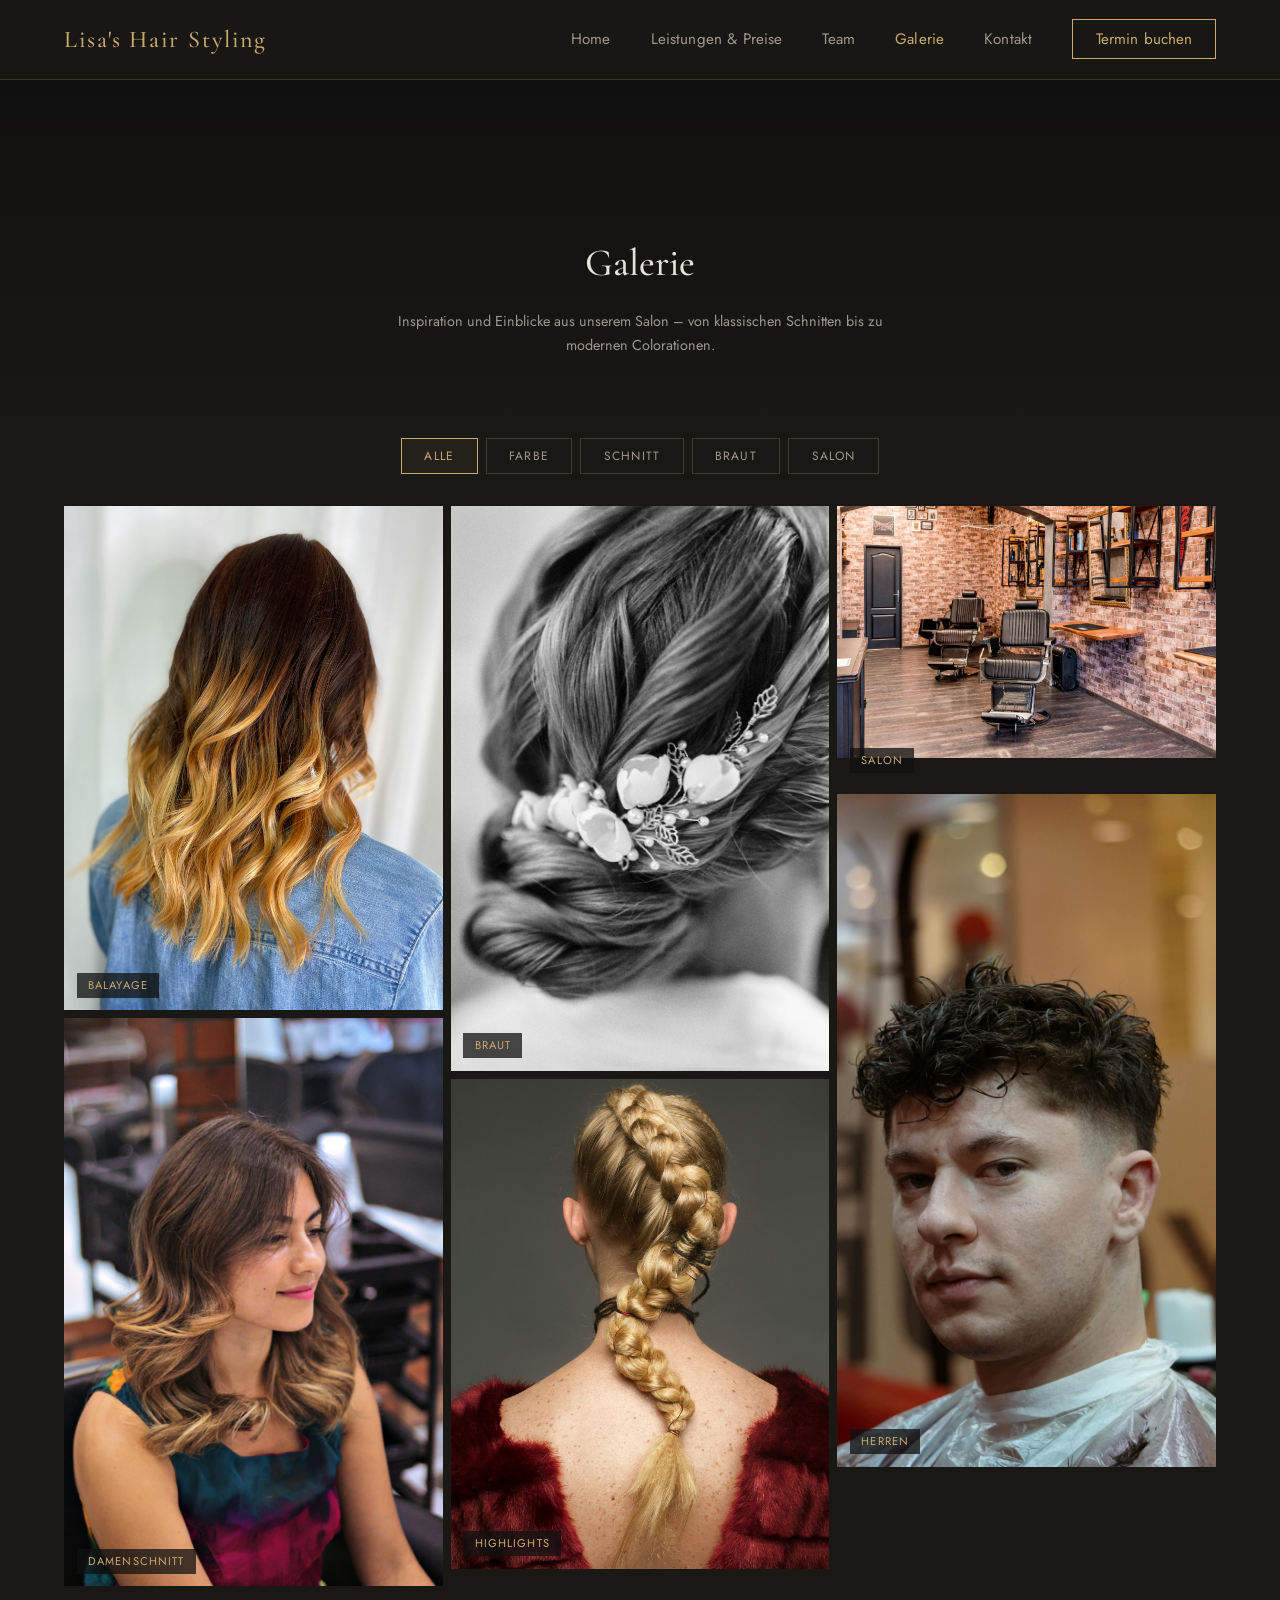
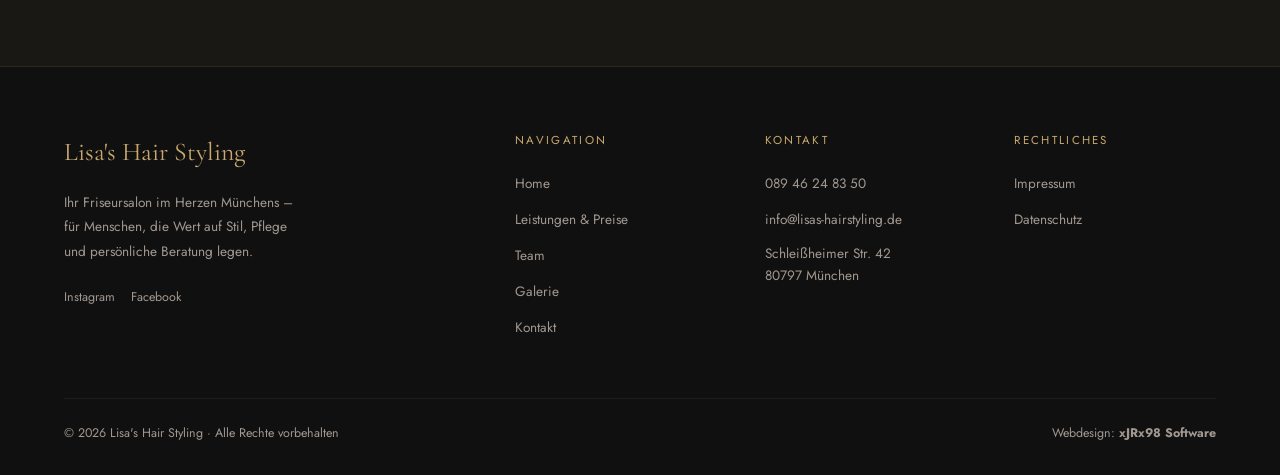
<file: galerie.html>
<!DOCTYPE html>
<html lang="de">
<head>
  <meta charset="UTF-8">
  <meta name="viewport" content="width=device-width, initial-scale=1.0">
  <title id="page-title">Galerie</title>
  <link rel="stylesheet" href="style.css">
  <style>
    .filter-bar {
      display: flex;
      flex-wrap: wrap;
      gap: 0.5rem;
      justify-content: center;
      padding: 0 5vw 2rem;
    }
    .filter-btn {
      background: transparent;
      border: 1px solid rgba(201,169,110,0.25);
      color: var(--text-muted);
      padding: 0.5rem 1.4rem;
      font-family: 'Jost', sans-serif;
      font-size: 0.75rem;
      letter-spacing: 0.1em;
      text-transform: uppercase;
      cursor: pointer;
      transition: all 0.25s;
    }
    .filter-btn:hover,
    .filter-btn.active {
      border-color: var(--gold);
      color: var(--gold);
      background: rgba(201,169,110,0.06);
    }
    .gallery-masonry {
      columns: 3;
      column-gap: 8px;
      padding: 0 5vw 5rem;
    }
    .gallery-item {
      break-inside: avoid;
      position: relative;
      overflow: hidden;
      margin-bottom: 8px;
      cursor: pointer;
    }
    .gallery-item img {
      width: 100%;
      display: block;
      transition: transform 0.5s;
    }
    .gallery-item:hover img { transform: scale(1.04); }
    .gallery-item-overlay {
      position: absolute;
      inset: 0;
      background: rgba(0,0,0,0.35);
      display: flex;
      align-items: center;
      justify-content: center;
      opacity: 0;
      transition: opacity 0.3s;
      font-size: 1.5rem;
    }
    .gallery-item:hover .gallery-item-overlay { opacity: 1; }
    .gallery-tag {
      position: absolute;
      bottom: 0.8rem;
      left: 0.8rem;
      background: rgba(17,16,16,0.75);
      color: var(--gold);
      font-size: 0.7rem;
      letter-spacing: 0.1em;
      text-transform: uppercase;
      padding: 0.2rem 0.7rem;
    }
    .lightbox {
      display: none;
      position: fixed;
      inset: 0;
      background: rgba(0,0,0,0.92);
      z-index: 9999;
      align-items: center;
      justify-content: center;
    }
    .lightbox-img {
      max-width: 90vw;
      max-height: 90vh;
      object-fit: contain;
      border: 1px solid rgba(201,169,110,0.2);
    }
    .lightbox-close {
      position: absolute;
      top: 1.5rem;
      right: 2rem;
      color: var(--gold);
      font-size: 2rem;
      cursor: pointer;
      line-height: 1;
    }
    @media (max-width: 700px) { .gallery-masonry { columns: 2; } }
    @media (max-width: 440px) { .gallery-masonry { columns: 1; } }
  </style>
</head>
<body>

  <div id="nav-placeholder"></div>

  <div class="page-content">
    <div class="page-hero">
      <h1 class="section-title">Galerie</h1>
      <p class="hero-text" style="color:var(--text-muted); max-width:500px; margin:1rem auto 0; font-size:0.9rem;">
        Inspiration und Einblicke aus unserem Salon – von klassischen Schnitten bis zu modernen Colorationen.
      </p>
    </div>

    <!-- FILTER -->
    <div class="filter-bar" id="filter-bar">
      <button class="filter-btn active" data-filter="all">Alle</button>
      <!-- weitere Filter werden dynamisch aus den Kategorien der Bilder erzeugt -->
    </div>

    <!-- GALLERY -->
    <div class="gallery-masonry" id="gallery-masonry"></div>
  </div>

  <!-- LIGHTBOX -->
  <div class="lightbox" id="lightbox" onclick="closeLightbox()">
    <span class="lightbox-close">&times;</span>
    <img class="lightbox-img" id="lightbox-img" alt="">
  </div>

  <div id="footer-placeholder"></div>

  <script src="config.js"></script>
  <script src="components.js"></script>
  <script>
    document.getElementById('page-title').textContent = `Galerie – ${SALON_CONFIG.SALON_NAME}`;
    document.getElementById('nav-placeholder').innerHTML  = renderNav('galerie.html');
    document.getElementById('footer-placeholder').innerHTML = renderFooter();

    // ── Filter-Buttons aus den Kategorien erzeugen ──
    const categories = [...new Set(SALON_CONFIG.GALLERY.map(g => g.category))];
    const filterBar  = document.getElementById('filter-bar');
    const LABELS = { schnitt: 'Schnitt', farbe: 'Farbe', braut: 'Braut', salon: 'Salon', styling: 'Styling' };
    categories.forEach(cat => {
      const btn = document.createElement('button');
      btn.className    = 'filter-btn';
      btn.dataset.filter = cat;
      btn.textContent  = LABELS[cat] || cat.charAt(0).toUpperCase() + cat.slice(1);
      filterBar.appendChild(btn);
    });

    // ── Galerie-Items rendern ──
    const masonry = document.getElementById('gallery-masonry');
    SALON_CONFIG.GALLERY.forEach(img => {
      masonry.innerHTML += `
        <div class="gallery-item" data-category="${img.category}" onclick="openLightbox(this)">
          <img src="${img.src}" alt="${img.alt}" loading="lazy">
          <div class="gallery-item-overlay">🔍</div>
          <span class="gallery-tag">${img.tag}</span>
        </div>`;
    });

    // ── Filter-Logik ──
    document.querySelectorAll('.filter-btn').forEach(btn => {
      btn.onclick = () => {
        document.querySelectorAll('.filter-btn').forEach(b => b.classList.remove('active'));
        btn.classList.add('active');
        const filter = btn.dataset.filter;
        document.querySelectorAll('.gallery-item').forEach(item => {
          item.style.display = (filter === 'all' || item.dataset.category === filter) ? 'block' : 'none';
        });
      };
    });

    function openLightbox(el) {
      const img = el.querySelector('img');
      document.getElementById('lightbox-img').src = img.src;
      document.getElementById('lightbox-img').alt = img.alt;
      document.getElementById('lightbox').style.display = 'flex';
    }
    function closeLightbox() {
      document.getElementById('lightbox').style.display = 'none';
    }
    document.addEventListener('keydown', e => { if (e.key === 'Escape') closeLightbox(); });
  </script>
</body>
</html>
</file>
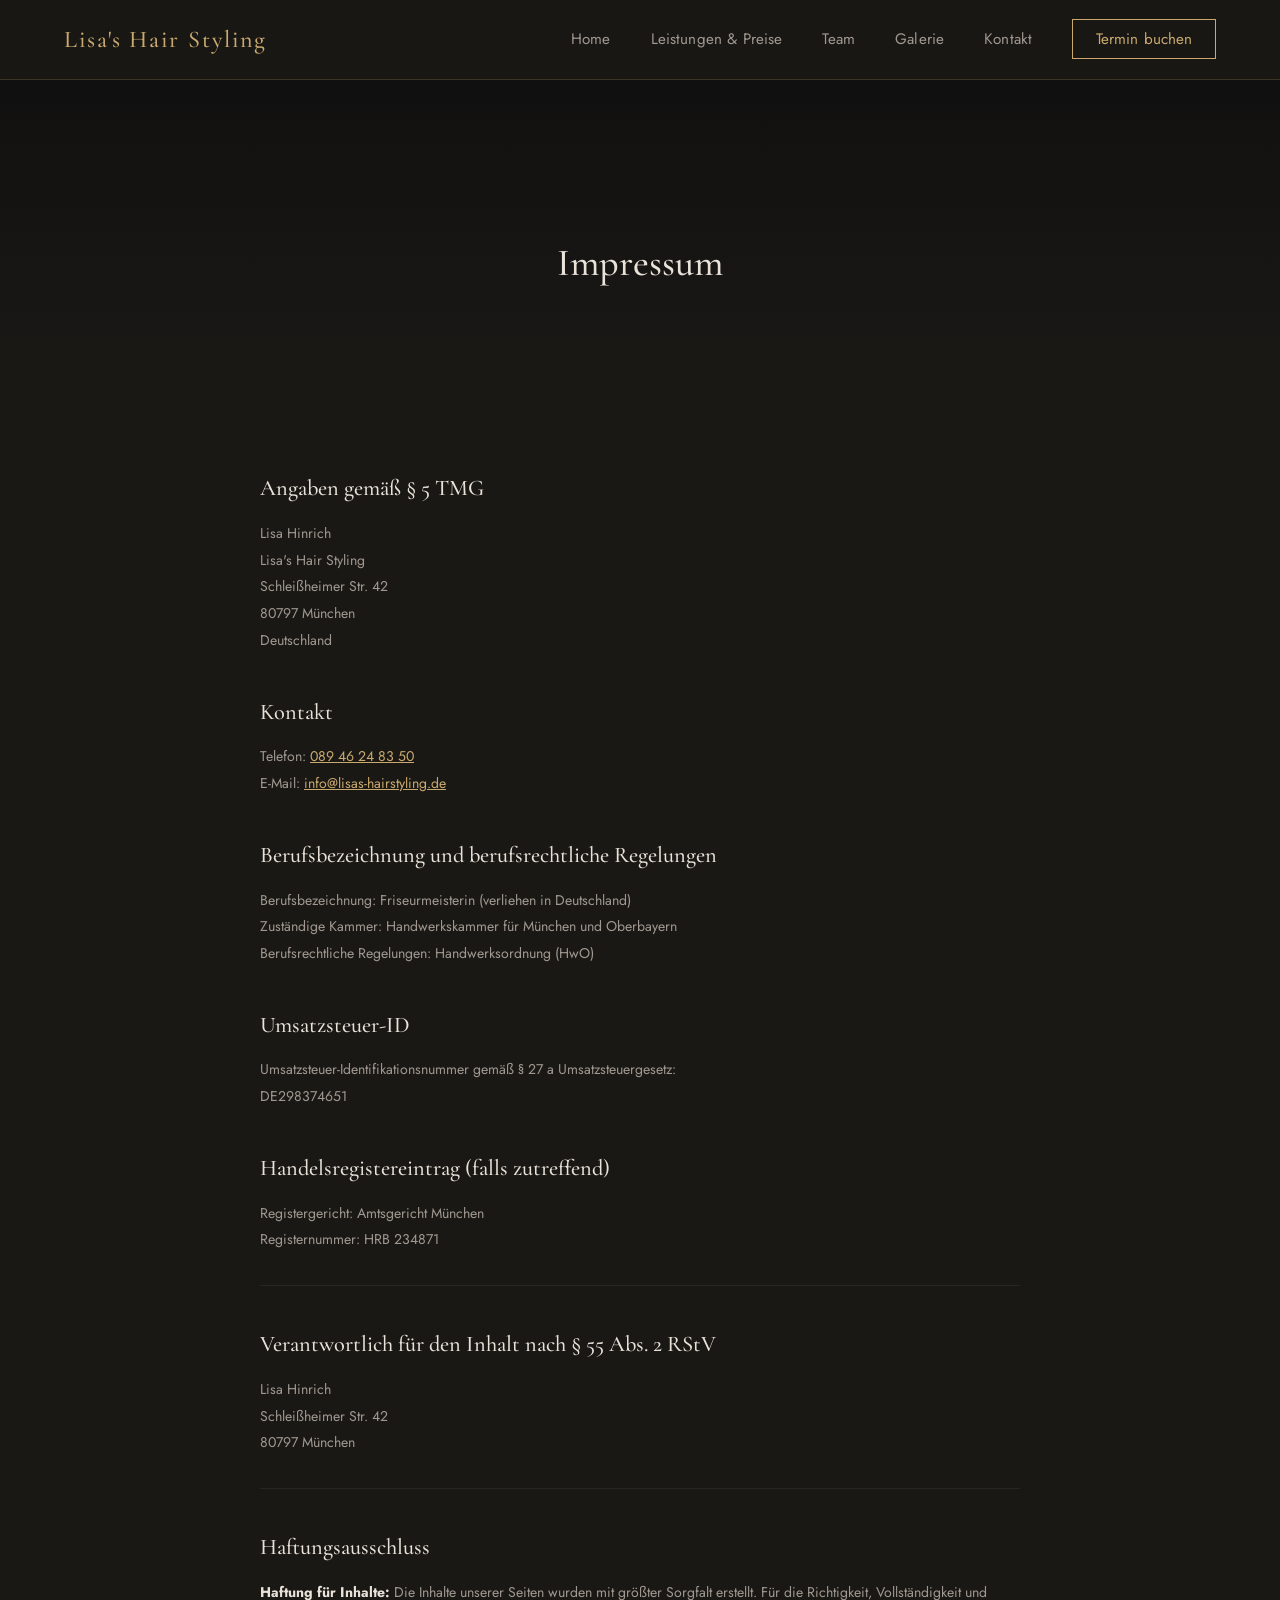
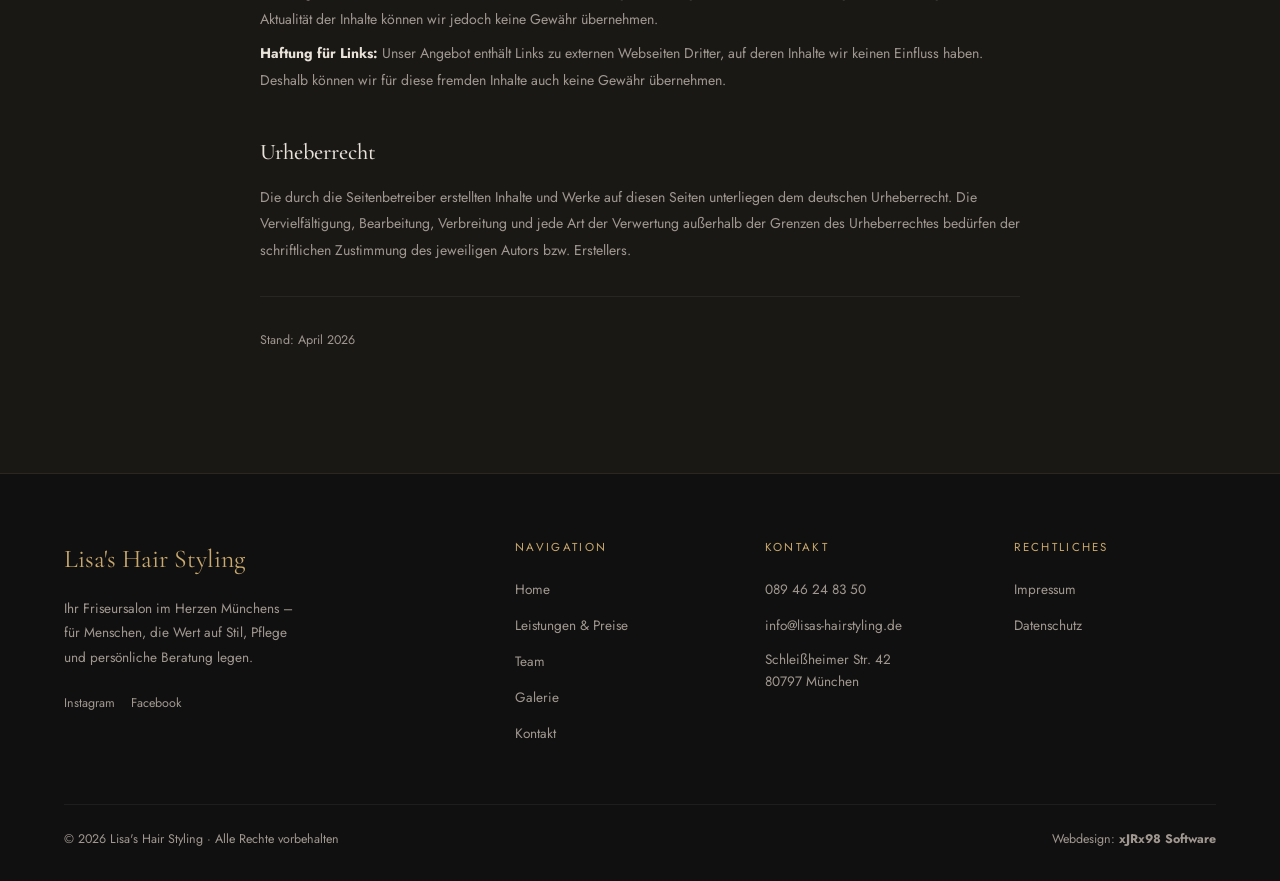
<file: impressum.html>
<!DOCTYPE html>
<html lang="de">
<head>
  <meta charset="UTF-8">
  <meta name="viewport" content="width=device-width, initial-scale=1.0">
  <title id="page-title">Impressum</title>
  <link rel="stylesheet" href="style.css">
  <style>
    .legal-content { max-width: 760px; margin: 0 auto; }
    .legal-content h2 { font-family: 'Cormorant Garamond', serif; font-size: 1.4rem; font-weight: 500; color: var(--text); margin: 2.5rem 0 0.8rem; }
    .legal-content h2:first-child { margin-top: 0; }
    .legal-content p, .legal-content address { font-style: normal; font-size: 0.88rem; color: var(--text-muted); line-height: 1.9; margin-bottom: 0.5rem; }
    .legal-content a { color: var(--gold); }
    hr { border: none; border-top: 1px solid rgba(255,255,255,0.06); margin: 2rem 0; }
  </style>
</head>
<body>

  <div id="nav-placeholder"></div>

  <div class="page-content">
    <div class="page-hero" style="padding-bottom:3rem;">
      <h1 class="section-title">Impressum</h1>
    </div>

    <section>
      <div class="legal-content" id="impressum-content">
        <!-- wird per JS aus config.js befüllt -->
      </div>
    </section>
  </div>

  <div id="footer-placeholder"></div>

  <script src="config.js"></script>
  <script src="components.js"></script>
  <script>
    document.getElementById('page-title').textContent = `Impressum – ${SALON_CONFIG.SALON_NAME}`;
    document.getElementById('nav-placeholder').innerHTML   = renderNav('impressum.html');
    document.getElementById('footer-placeholder').innerHTML = renderFooter();

    const imp = SALON_CONFIG.IMPRESSUM;
    const C   = SALON_CONFIG;

    document.getElementById('impressum-content').innerHTML = `
      <h2>Angaben gemäß § 5 TMG</h2>
      <address>
        ${imp.INHABER_NAME}<br>
        ${C.SALON_NAME}<br>
        ${C.ADDRESS_STREET}<br>
        ${C.ADDRESS_ZIP} ${C.ADDRESS_CITY}<br>
        Deutschland
      </address>

      <h2>Kontakt</h2>
      <p>
        Telefon: <a href="tel:${C.PHONE}">${C.PHONE}</a><br>
        E-Mail: <a href="mailto:${C.EMAIL}">${C.EMAIL}</a>
      </p>

      <h2>Berufsbezeichnung und berufsrechtliche Regelungen</h2>
      <p>
        Berufsbezeichnung: ${imp.BERUFSBEZEICHNUNG} (verliehen in Deutschland)<br>
        Zuständige Kammer: ${imp.KAMMER}<br>
        Berufsrechtliche Regelungen: Handwerksordnung (HwO)
      </p>

      <h2>Umsatzsteuer-ID</h2>
      <p>
        Umsatzsteuer-Identifikationsnummer gemäß § 27 a Umsatzsteuergesetz:<br>
        ${imp.UST_ID}
      </p>

      ${imp.REGISTERGERICHT ? `
      <h2>Handelsregistereintrag (falls zutreffend)</h2>
      <p>
        Registergericht: ${imp.REGISTERGERICHT}<br>
        Registernummer: ${imp.REGISTERNUMMER}
      </p>` : ''}

      <hr>

      <h2>Verantwortlich für den Inhalt nach § 55 Abs. 2 RStV</h2>
      <address>
        ${imp.INHABER_NAME}<br>
        ${C.ADDRESS_STREET}<br>
        ${C.ADDRESS_ZIP} ${C.ADDRESS_CITY}
      </address>

      <hr>

      <h2>Haftungsausschluss</h2>
      <p>
        <strong style="color:var(--text);">Haftung für Inhalte:</strong> Die Inhalte unserer Seiten wurden mit größter Sorgfalt erstellt. Für die Richtigkeit, Vollständigkeit und Aktualität der Inhalte können wir jedoch keine Gewähr übernehmen.
      </p>
      <p>
        <strong style="color:var(--text);">Haftung für Links:</strong> Unser Angebot enthält Links zu externen Webseiten Dritter, auf deren Inhalte wir keinen Einfluss haben. Deshalb können wir für diese fremden Inhalte auch keine Gewähr übernehmen.
      </p>

      <h2>Urheberrecht</h2>
      <p>
        Die durch die Seitenbetreiber erstellten Inhalte und Werke auf diesen Seiten unterliegen dem deutschen Urheberrecht. Die Vervielfältigung, Bearbeitung, Verbreitung und jede Art der Verwertung außerhalb der Grenzen des Urheberrechtes bedürfen der schriftlichen Zustimmung des jeweiligen Autors bzw. Erstellers.
      </p>

      <hr>
      <p style="font-size:0.78rem;">Stand: ${imp.STAND}</p>
    `;
  </script>
</body>
</html>
</file>
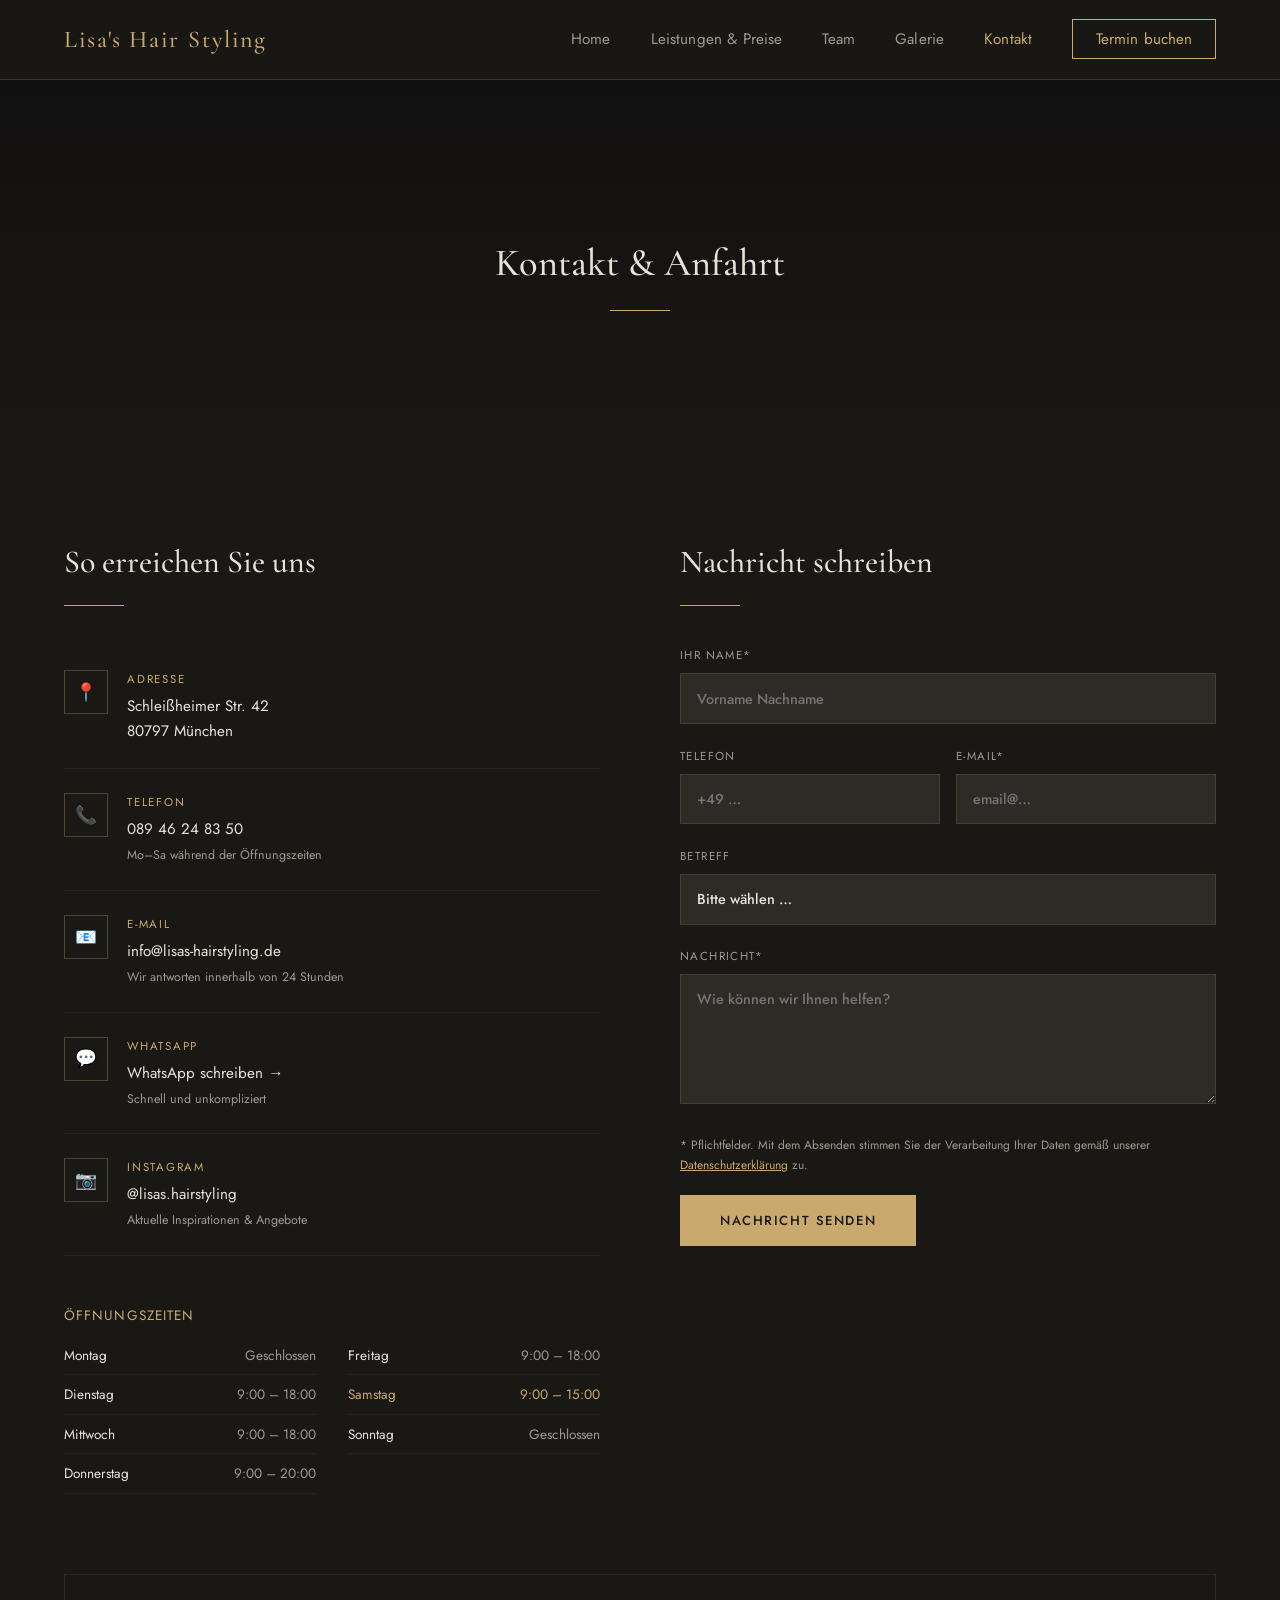
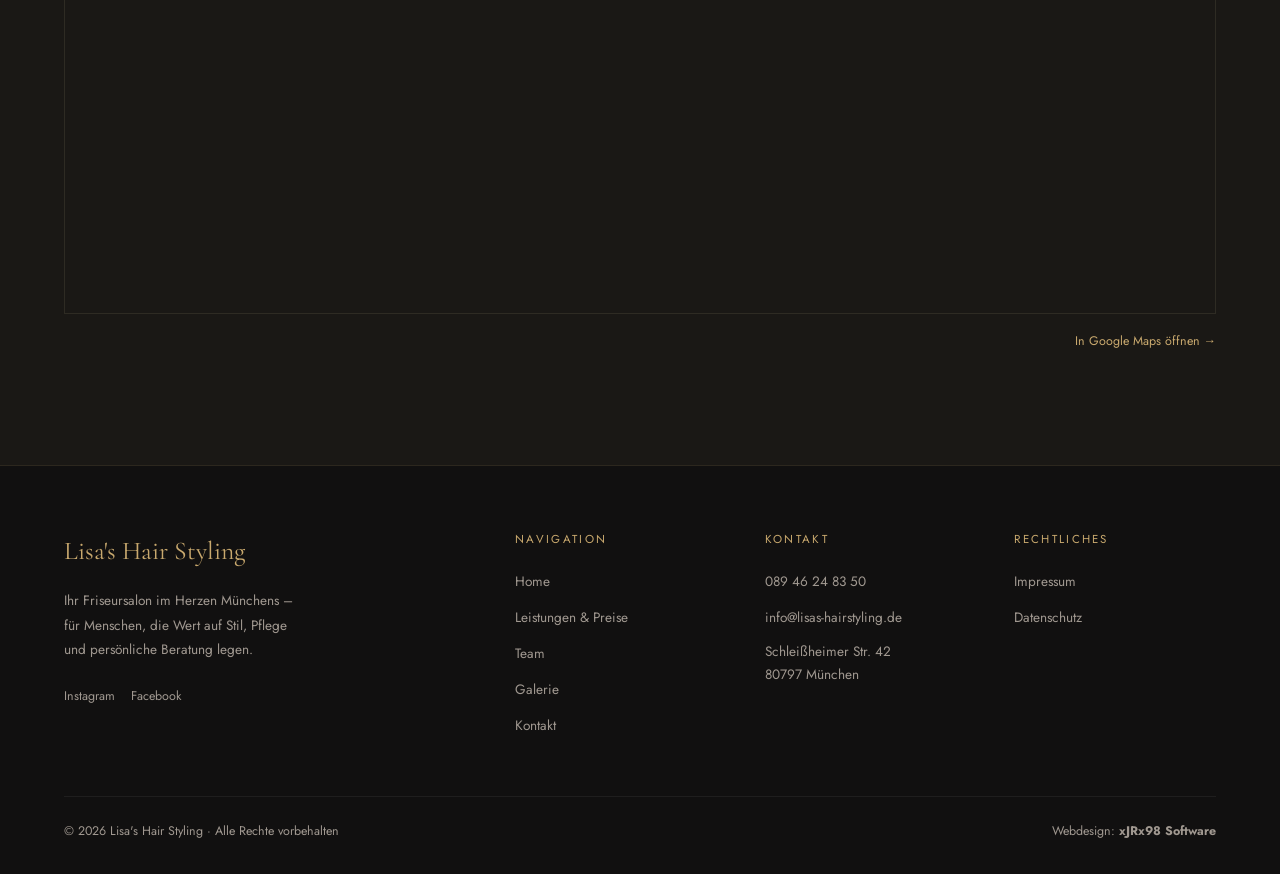
<file: kontakt.html>
<!DOCTYPE html>
<html lang="de">
<head>
  <meta charset="UTF-8">
  <meta name="viewport" content="width=device-width, initial-scale=1.0">
  <title id="page-title">Kontakt</title>
  <link rel="stylesheet" href="style.css">
  <style>
    .contact-layout { display: grid; grid-template-columns: 1fr 1fr; gap: 5rem; align-items: start; }
    .contact-method { display: flex; align-items: flex-start; gap: 1.2rem; padding: 1.5rem 0; border-bottom: 1px solid rgba(255,255,255,0.05); }
    .contact-method:last-child { border-bottom: none; }
    .contact-method-icon { width: 44px; height: 44px; border: 1px solid rgba(201,169,110,0.3); display: flex; align-items: center; justify-content: center; flex-shrink: 0; font-size: 1.1rem; }
    .contact-method-title { font-size: 0.72rem; letter-spacing: 0.15em; text-transform: uppercase; color: var(--gold); margin-bottom: 0.3rem; }
    .contact-method-value { color: var(--text); text-decoration: none; font-size: 0.95rem; display: block; transition: color 0.3s; }
    .contact-method-value:hover { color: var(--gold); }
    .contact-method-sub { font-size: 0.78rem; color: var(--text-muted); margin-top: 0.2rem; }
    .form-group { margin-bottom: 1.4rem; }
    label { display: block; font-size: 0.72rem; letter-spacing: 0.12em; text-transform: uppercase; color: var(--text-muted); margin-bottom: 0.5rem; }
    input[type="text"], input[type="email"], input[type="tel"], select, textarea { width: 100%; background: var(--mid); border: 1px solid rgba(201,169,110,0.15); color: var(--text); padding: 0.9rem 1rem; font-family: 'Jost', sans-serif; font-size: 0.9rem; font-weight: 500; outline: none; transition: border-color 0.3s; appearance: none; }
    input:focus, select:focus, textarea:focus { border-color: var(--gold); }
    textarea { resize: vertical; min-height: 130px; }
    .submit-btn { background: var(--gold); border: none; color: var(--dark); padding: 1rem 2.5rem; font-family: 'Jost', sans-serif; font-size: 0.82rem; font-weight: 500; letter-spacing: 0.12em; text-transform: uppercase; cursor: pointer; transition: background 0.3s; }
    .submit-btn:hover { background: var(--gold-light); }
    .hours-grid { display: grid; grid-template-columns: 1fr 1fr; gap: 0.3rem 2rem; }
    .hour-row { display: flex; justify-content: space-between; padding: 0.5rem 0; border-bottom: 1px solid rgba(255,255,255,0.04); font-size: 0.85rem; }
    .hour-row .day { color: var(--text); }
    .hour-row .time { color: var(--text-muted); }
    .hour-row.today .day, .hour-row.today .time { color: var(--gold); }
    .map-container { width: 100%; height: 340px; border: 1px solid rgba(201,169,110,0.12); overflow: hidden; margin-top: 3rem; filter: grayscale(0.5) contrast(1.1); }
    .map-container iframe { width: 100%; height: 100%; border: none; }
    @media (max-width: 800px) { .contact-layout { grid-template-columns: 1fr; gap: 3rem; } .hours-grid { grid-template-columns: 1fr; } }
  </style>
</head>
<body>

  <div id="nav-placeholder"></div>

  <div class="page-content">
    <div class="page-hero">
      <h1 class="section-title">Kontakt &amp; Anfahrt</h1>
      <div class="divider center"></div>
    </div>

    <section>
      <div class="contact-layout">

        <!-- LINKS: Kontaktdaten -->
        <div class="fade-in">
          <h2 class="section-title" style="font-size:2rem;">So erreichen Sie uns</h2>
          <div class="divider"></div>

          <div class="contact-method">
            <div class="contact-method-icon">📍</div>
            <div>
              <div class="contact-method-title">Adresse</div>
              <span class="contact-method-value" id="addr-street"></span>
              <span class="contact-method-value" id="addr-zip-city"></span>
            </div>
          </div>

          <div class="contact-method">
            <div class="contact-method-icon">📞</div>
            <div>
              <div class="contact-method-title">Telefon</div>
              <a id="tel-link" href="#" class="contact-method-value"></a>
              <div class="contact-method-sub">Mo–Sa während der Öffnungszeiten</div>
            </div>
          </div>

          <div class="contact-method">
            <div class="contact-method-icon">📧</div>
            <div>
              <div class="contact-method-title">E-Mail</div>
              <a id="email-link" href="#" class="contact-method-value"></a>
              <div class="contact-method-sub">Wir antworten innerhalb von 24 Stunden</div>
            </div>
          </div>

          <div class="contact-method">
            <div class="contact-method-icon">💬</div>
            <div>
              <div class="contact-method-title">WhatsApp</div>
              <a id="whatsapp-link" href="#" target="_blank" class="contact-method-value">WhatsApp schreiben →</a>
              <div class="contact-method-sub">Schnell und unkompliziert</div>
            </div>
          </div>

          <div class="contact-method">
            <div class="contact-method-icon">📷</div>
            <div>
              <div class="contact-method-title">Instagram</div>
              <a id="instagram-link" href="#" target="_blank" class="contact-method-value"></a>
              <div class="contact-method-sub">Aktuelle Inspirationen & Angebote</div>
            </div>
          </div>

          <!-- ÖFFNUNGSZEITEN -->
          <div style="margin-top:3rem;">
            <p class="section-label">Öffnungszeiten</p>
            <div class="hours-grid" id="hours-grid"></div>
          </div>
        </div>

        <!-- RECHTS: Kontaktformular -->
        <div class="fade-in" style="transition-delay:0.2s">
          <h2 class="section-title" style="font-size:2rem;">Nachricht schreiben</h2>
          <div class="divider"></div>

          <div id="contactForm">
            <div class="form-group">
              <label for="c-name">Ihr Name*</label>
              <input type="text" id="c-name" placeholder="Vorname Nachname">
            </div>
            <div style="display:grid; grid-template-columns:1fr 1fr; gap:1rem;">
              <div class="form-group">
                <label for="c-phone">Telefon</label>
                <input type="tel" id="c-phone" placeholder="+49 …">
              </div>
              <div class="form-group">
                <label for="c-email">E-Mail*</label>
                <input type="email" id="c-email" placeholder="email@…">
              </div>
            </div>
            <div class="form-group">
              <label for="c-subject">Betreff</label>
              <select id="c-subject">
                <option value="">Bitte wählen …</option>
                <option>Terminanfrage</option>
                <option>Preisanfrage</option>
                <option>Allgemeine Frage</option>
                <option>Braut- & Event-Styling</option>
                <option>Sonstiges</option>
              </select>
            </div>
            <div class="form-group">
              <label for="c-message">Nachricht*</label>
              <textarea id="c-message" placeholder="Wie können wir Ihnen helfen?"></textarea>
            </div>
            <div style="font-size:0.75rem; color:var(--text-muted); margin-bottom:1.2rem; line-height:1.7;">
              * Pflichtfelder. Mit dem Absenden stimmen Sie der Verarbeitung Ihrer Daten gemäß unserer <a href="datenschutz.html" style="color:var(--gold);">Datenschutzerklärung</a> zu.
            </div>
            <button class="submit-btn" onclick="submitContact()">Nachricht senden</button>
          </div>

          <div id="contactSuccess" style="display:none; text-align:center; padding:2rem 0;">
            <div style="font-size:2.5rem; margin-bottom:1rem;">✓</div>
            <h3 style="font-family:'Cormorant Garamond',serif; font-size:1.5rem; margin-bottom:0.5rem;">Danke für Ihre Nachricht!</h3>
            <p style="color:var(--text-muted); font-size:0.9rem;">Wir melden uns so bald wie möglich bei Ihnen.</p>
          </div>
        </div>
      </div>

      <!-- KARTE -->
      <div class="map-container fade-in" id="map-container" style="margin-top:5rem;"></div>
      <div style="text-align:right; margin-top:0.8rem;">
        <a id="maps-link" href="#" target="_blank" style="font-size:0.78rem; color:var(--gold); text-decoration:none;">In Google Maps öffnen →</a>
      </div>
    </section>
  </div>

  <div id="footer-placeholder"></div>

  <script src="config.js"></script>
  <script src="components.js"></script>
  <script>
    document.getElementById('page-title').textContent = `Kontakt – ${SALON_CONFIG.SALON_NAME}`;
    document.getElementById('nav-placeholder').innerHTML   = renderNav('kontakt.html');
    document.getElementById('footer-placeholder').innerHTML = renderFooter();

    // ── Kontaktdaten befüllen ──
    document.getElementById('addr-street').textContent   = SALON_CONFIG.ADDRESS_STREET;
    document.getElementById('addr-zip-city').textContent = `${SALON_CONFIG.ADDRESS_ZIP} ${SALON_CONFIG.ADDRESS_CITY}`;
    const telLink = document.getElementById('tel-link');
    telLink.href        = `tel:${SALON_CONFIG.PHONE}`;
    telLink.textContent = SALON_CONFIG.PHONE;
    const emailLink = document.getElementById('email-link');
    emailLink.href        = `mailto:${SALON_CONFIG.EMAIL}`;
    emailLink.textContent = SALON_CONFIG.EMAIL;
    document.getElementById('whatsapp-link').href = `https://wa.me/${SALON_CONFIG.WHATSAPP}`;
    const igLink = document.getElementById('instagram-link');
    igLink.href        = SALON_CONFIG.INSTAGRAM_URL;
    igLink.textContent = SALON_CONFIG.INSTAGRAM_HANDLE;
    document.getElementById('maps-link').href = SALON_CONFIG.MAPS_LINK;

    // ── Öffnungszeiten ──
    const todayIndex  = new Date().getDay();
    const configToday = todayIndex === 0 ? 6 : todayIndex - 1;
    const hoursGrid   = document.getElementById('hours-grid');
    const half = Math.ceil(SALON_CONFIG.HOURS.length / 2);
    [SALON_CONFIG.HOURS.slice(0, half), SALON_CONFIG.HOURS.slice(half)].forEach(group => {
      const col = document.createElement('div');
      group.forEach((h, i) => {
        const globalIdx = SALON_CONFIG.HOURS.indexOf(h);
        col.innerHTML += `
          <div class="hour-row${globalIdx === configToday ? ' today' : ''}">
            <span class="day">${h.day}</span>
            <span class="time">${h.time}</span>
          </div>`;
      });
      hoursGrid.appendChild(col);
    });

    // ── Karte ──
    document.getElementById('map-container').innerHTML = SALON_CONFIG.MAPS_EMBED_URL
      ? `<iframe src="${SALON_CONFIG.MAPS_EMBED_URL}" allowfullscreen loading="lazy"></iframe>`
      : `<div class="img-placeholder" style="height:100%">
           <svg width="48" height="48" fill="none" stroke="currentColor" stroke-width="1" viewBox="0 0 24 24">
             <path d="M12 2C8.13 2 5 5.13 5 9c0 5.25 7 13 7 13s7-7.75 7-13c0-3.87-3.13-7-7-7z"/>
             <circle cx="12" cy="9" r="2.5"/>
           </svg>
           <span>Google Maps Embed hier einfügen</span>
         </div>`;

    // ── Formular ──
    function submitContact() {
      const name  = document.getElementById('c-name').value.trim();
      const email = document.getElementById('c-email').value.trim();
      const msg   = document.getElementById('c-message').value.trim();
      if (!name || !email || !msg) { alert('Bitte füllen Sie alle Pflichtfelder aus.'); return; }
      document.getElementById('contactForm').style.display    = 'none';
      document.getElementById('contactSuccess').style.display = 'block';
    }

    initScrollAnimations();
  </script>
</body>
</html>
</file>
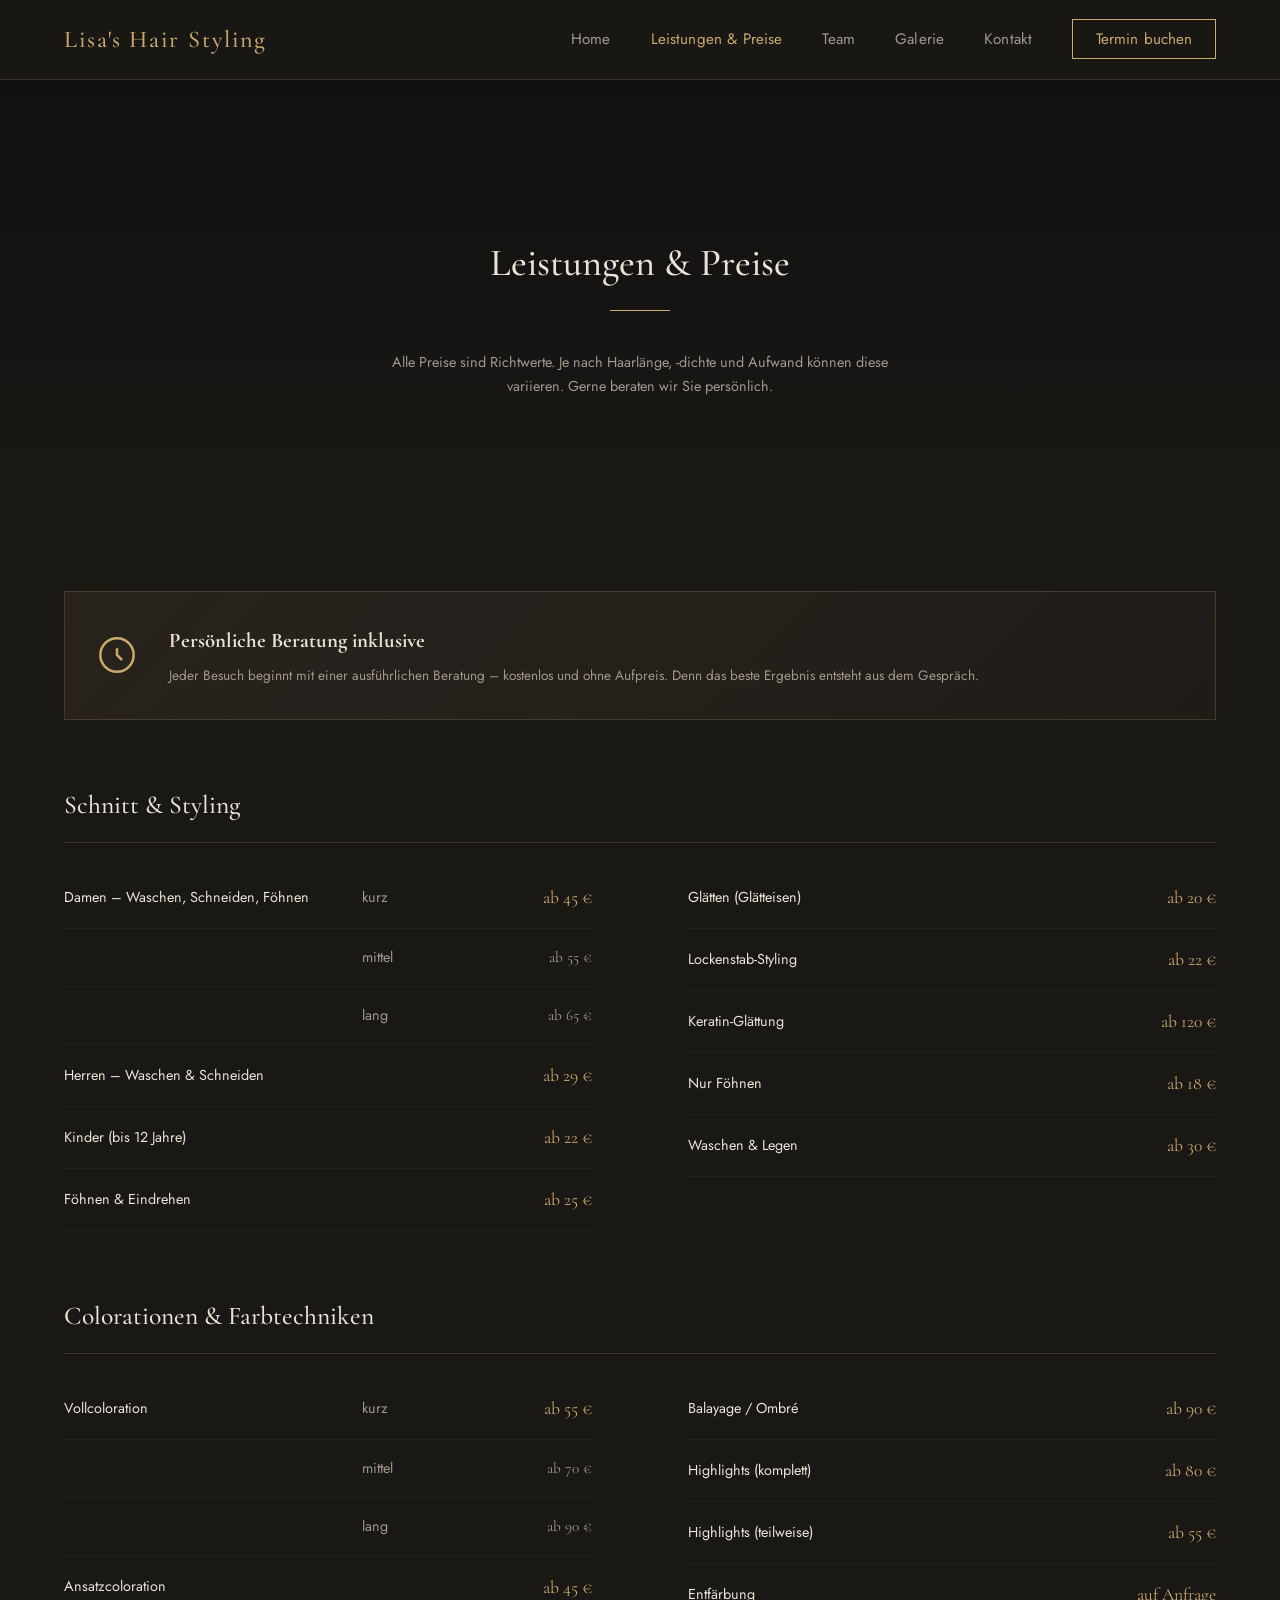
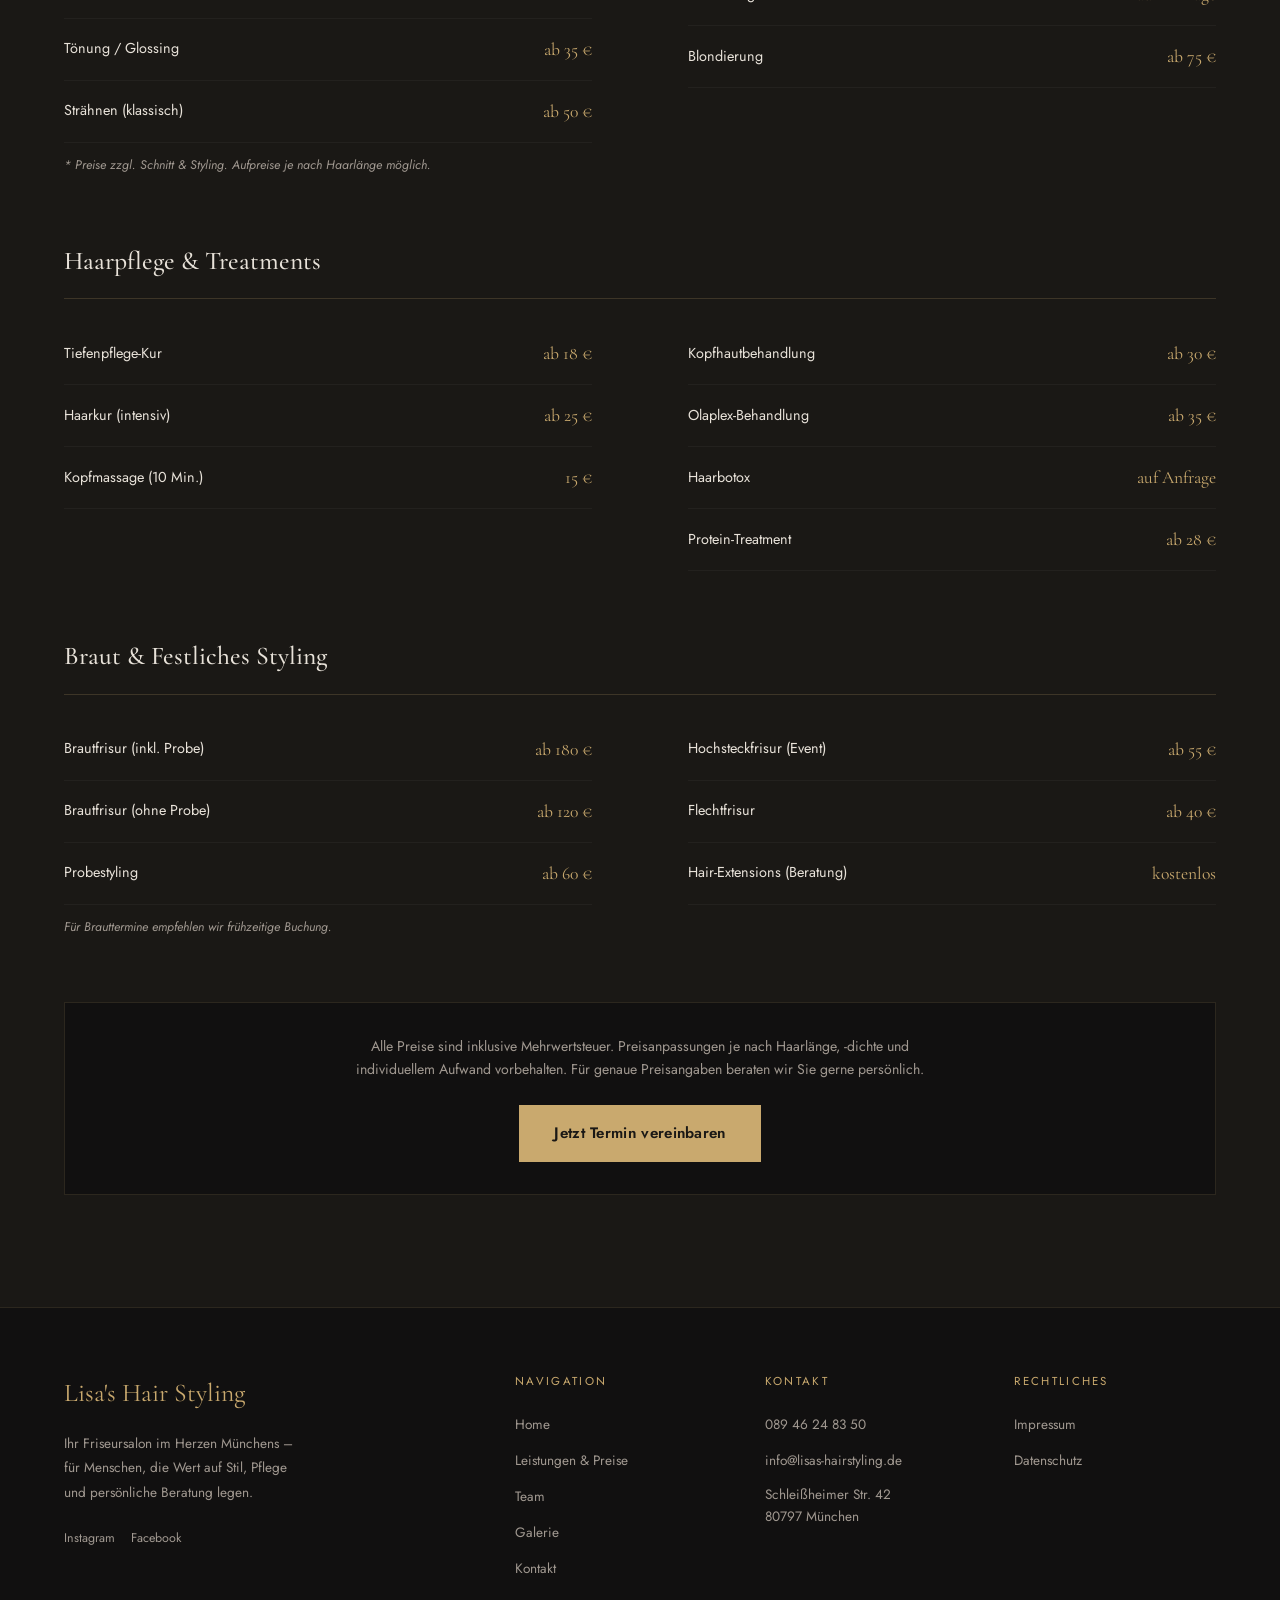
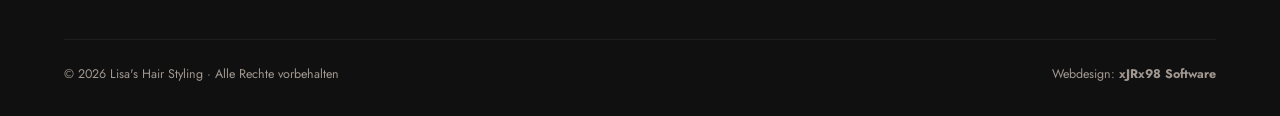
<file: leistungen.html>
<!DOCTYPE html>
<html lang="de">
<head>
  <meta charset="UTF-8">
  <meta name="viewport" content="width=device-width, initial-scale=1.0">
  <title id="page-title">Leistungen & Preise</title>
  <link rel="stylesheet" href="style.css">
  <style>
    .price-category { margin-bottom: 4rem; }
    .category-header { display: flex; align-items: center; gap: 1.5rem; margin-bottom: 1.5rem; padding-bottom: 1rem; border-bottom: 1px solid rgba(201,169,110,0.2); }
    .category-icon { font-size: 1.6rem; }
    .category-title { font-family: 'Cormorant Garamond', serif; font-size: 1.6rem; font-weight: 500; color: var(--text); }
    .price-table { width: 100%; border-collapse: collapse; }
    .price-table tr { border-bottom: 1px solid rgba(255,255,255,0.04); transition: background 0.2s; }
    .price-table tr:hover { background: rgba(201,169,110,0.04); }
    .price-table td { padding: 1rem 0.5rem; font-size: 0.9rem; color: var(--text-muted); }
    .price-table td:first-child { color: var(--text); width: 55%; padding-left: 0; }
    .price-table td:last-child { text-align: right; color: var(--gold); font-family: 'Cormorant Garamond', serif; font-size: 1.1rem; padding-right: 0; }
    .price-table .sub-item td:first-child { color: var(--text-muted); padding-left: 1rem; font-size: 0.82rem; }
    .price-table .sub-item td:last-child { font-size: 0.95rem; color: var(--text-muted); }
    .price-note { font-size: 0.78rem; color: var(--text-muted); font-style: italic; margin-top: 0.8rem; }
    .price-grid { display: grid; grid-template-columns: 1fr 1fr; gap: 2rem 6rem; }
    .highlight-box { background: linear-gradient(135deg, rgba(201,169,110,0.08), rgba(201,169,110,0.03)); border: 1px solid rgba(201,169,110,0.2); padding: 2rem; margin-bottom: 4rem; display: flex; align-items: center; gap: 2rem; flex-wrap: wrap; }
    .highlight-text h3 { font-family: 'Cormorant Garamond', serif; font-size: 1.3rem; color: var(--text); margin-bottom: 0.4rem; }
    .highlight-text p { font-size: 0.85rem; color: var(--text-muted); }
    @media (max-width: 700px) { .price-grid { grid-template-columns: 1fr; gap: 0; } }
  </style>
</head>
<body>

  <div id="nav-placeholder"></div>

  <div class="page-content">
    <div class="page-hero">
      <h1 class="section-title">Leistungen &amp; Preise</h1>
      <div class="divider center"></div>
      <p style="color:var(--text-muted); max-width:500px; margin:0 auto; font-size:0.9rem;">Alle Preise sind Richtwerte. Je nach Haarlänge, -dichte und Aufwand können diese variieren. Gerne beraten wir Sie persönlich.</p>
    </div>

    <section>
      <div class="highlight-box fade-in">
        <svg width="40" height="40" fill="none" stroke="var(--gold)" stroke-width="1.5" viewBox="0 0 24 24">
          <circle cx="12" cy="12" r="10"/><path d="M12 8v4l3 3"/>
        </svg>
        <div class="highlight-text">
          <h3>Persönliche Beratung inklusive</h3>
          <p>Jeder Besuch beginnt mit einer ausführlichen Beratung – kostenlos und ohne Aufpreis. Denn das beste Ergebnis entsteht aus dem Gespräch.</p>
        </div>
      </div>

      <!-- Leistungskategorien werden per JS aus config.js gerendert -->
      <div id="services-container"></div>

      <div style="background:var(--black); border:1px solid rgba(201,169,110,0.15); padding:2rem; text-align:center;" class="fade-in">
        <p style="color:var(--text-muted); font-size:0.88rem; max-width:600px; margin:0 auto 1.5rem;">
          Alle Preise sind inklusive Mehrwertsteuer. Preisanpassungen je nach Haarlänge, -dichte und individuellem Aufwand vorbehalten. Für genaue Preisangaben beraten wir Sie gerne persönlich.
        </p>
        <a href="termin.html" class="btn-primary">Jetzt Termin vereinbaren</a>
      </div>
    </section>
  </div>

  <div id="footer-placeholder"></div>

  <script src="config.js"></script>
  <script src="components.js"></script>
  <script>
    document.getElementById('page-title').textContent = `Leistungen & Preise – ${SALON_CONFIG.SALON_NAME}`;
    document.getElementById('nav-placeholder').innerHTML   = renderNav('leistungen.html');
    document.getElementById('footer-placeholder').innerHTML = renderFooter();

    // ── Leistungs-Tabellen rendern ──
    function renderServiceRows(items) {
      return items.map(item => {
        if (item.variants) {
          return item.variants.map((v, i) => `
            <tr${i > 0 ? ' class="sub-item"' : ''}>
              <td>${i === 0 ? item.name : ''}</td>
              <td>${v.label}</td>
              <td>${v.price}</td>
            </tr>`).join('');
        }
        return `<tr><td>${item.name}</td><td></td><td>${item.price}</td></tr>`;
      }).join('');
    }

    const container = document.getElementById('services-container');
    Object.entries(SALON_CONFIG.SERVICES).forEach(([key, cat], idx) => {
      container.innerHTML += `
        <div class="price-category fade-in" id="${key}" style="transition-delay:${idx * 0.1}s">
          <div class="category-header">
            
            <h2 class="category-title">${cat.title}</h2>
          </div>
          <div class="price-grid">
            <div><table class="price-table">${renderServiceRows(cat.left)}</table></div>
            <div><table class="price-table">${renderServiceRows(cat.right)}</table></div>
          </div>
          ${cat.note ? `<p class="price-note">${cat.note}</p>` : ''}
        </div>`;
    });

    initScrollAnimations();
  </script>
</body>
</html>
</file>
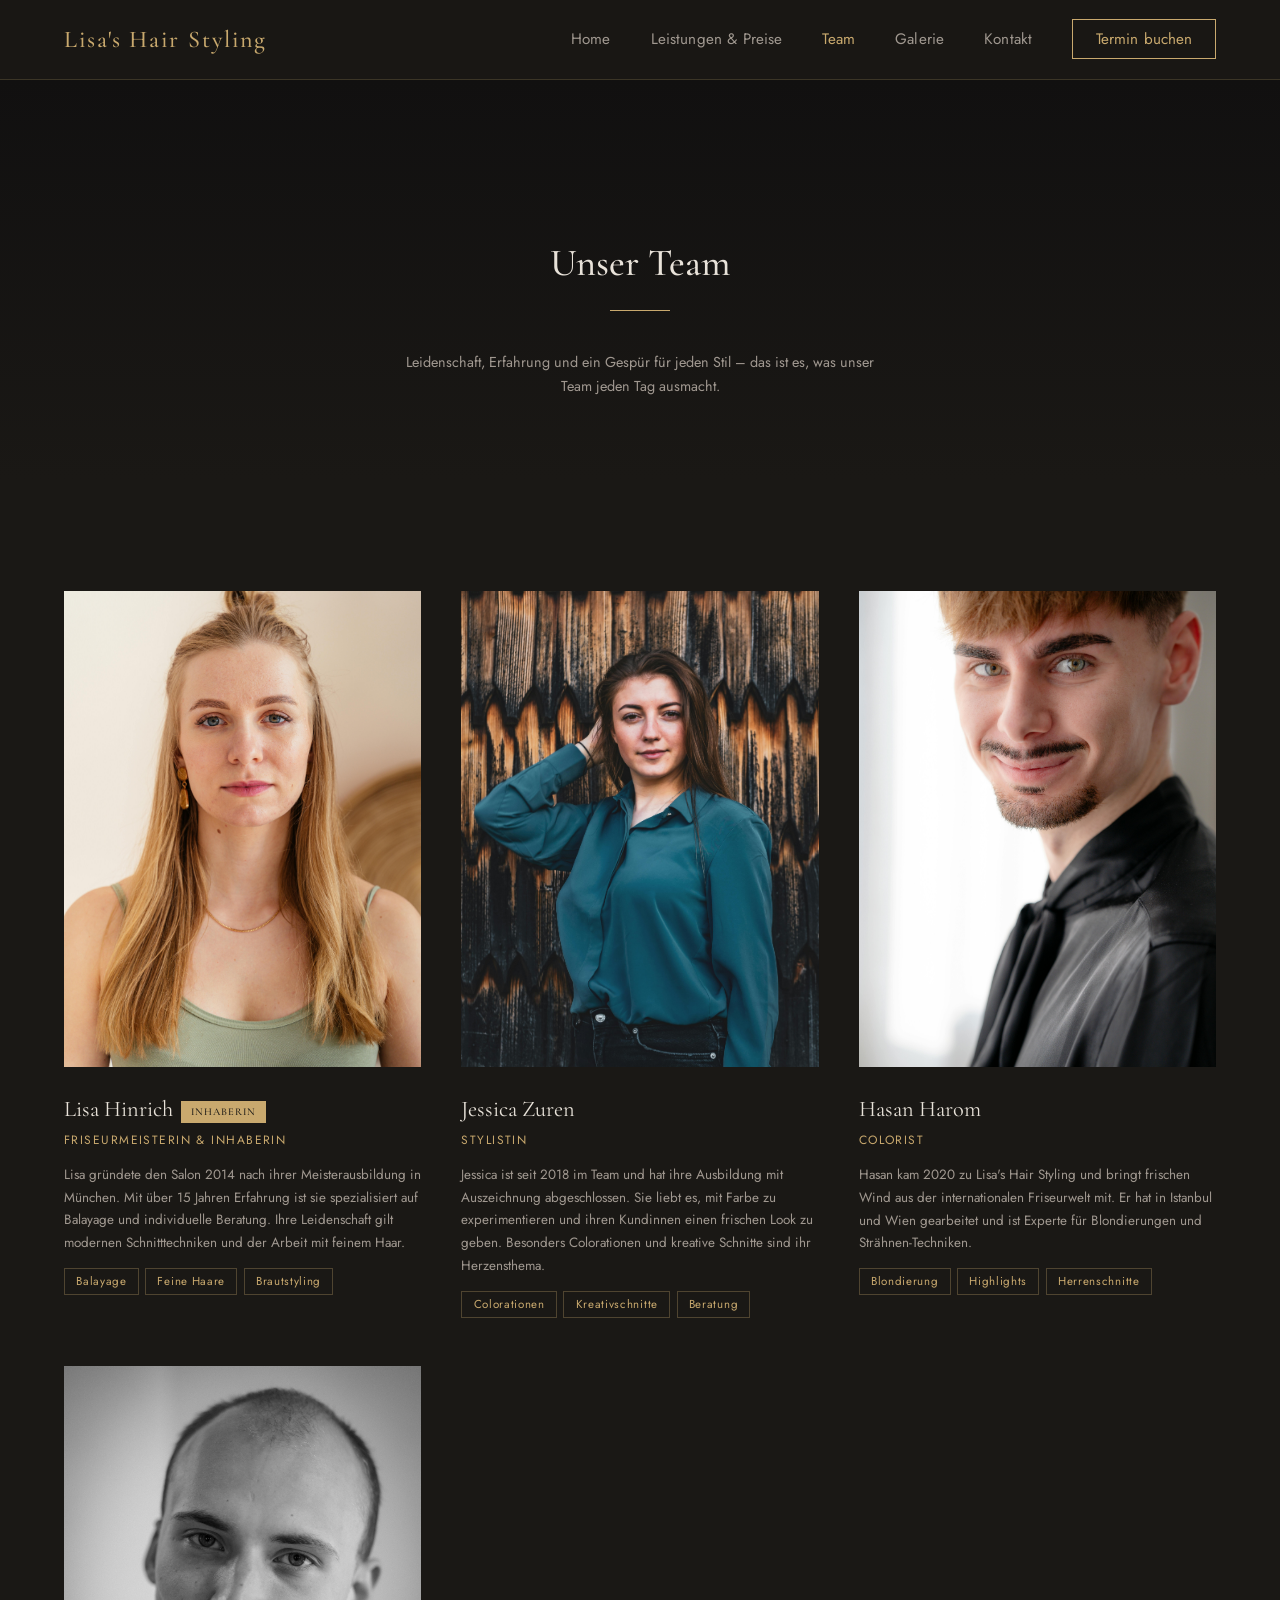
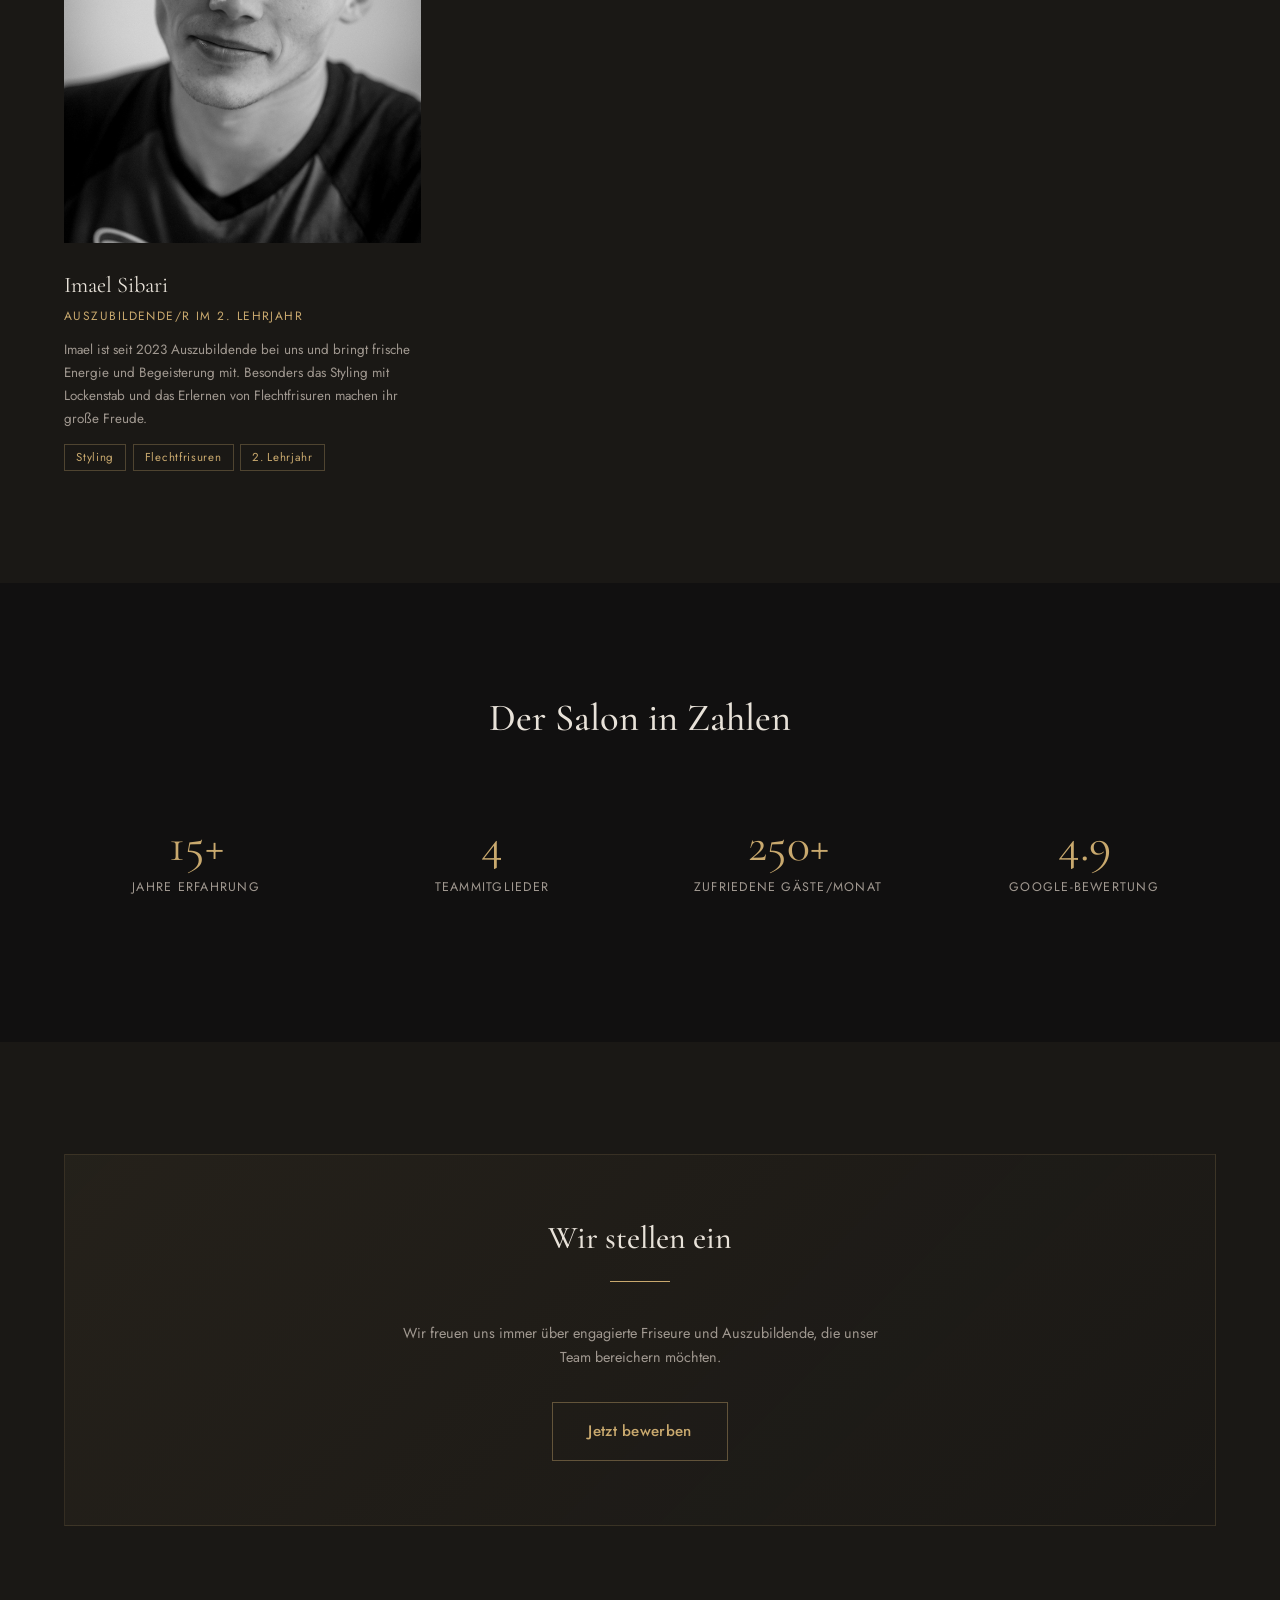
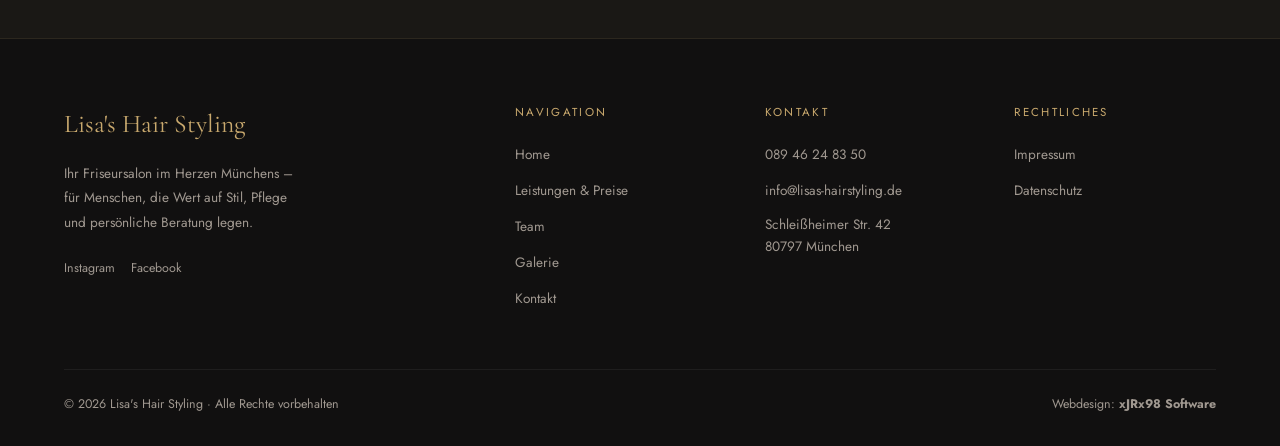
<file: team.html>
<!DOCTYPE html>
<html lang="de">
<head>
  <meta charset="UTF-8">
  <meta name="viewport" content="width=device-width, initial-scale=1.0">
  <title id="page-title">Team</title>
  <link rel="stylesheet" href="style.css">
  <style>
    .team-grid { display: grid; grid-template-columns: repeat(3, 1fr); gap: 3rem 2.5rem; }
    .team-card { position: relative; }
    .team-card-img { aspect-ratio: 3/4; overflow: hidden; position: relative; margin-bottom: 1.5rem; }
    .team-card-img img { width: 100%; height: 100%; object-fit: cover; display: block; transition: transform 0.5s; }
    .team-card:hover .team-card-img img { transform: scale(1.04); }
    .team-card-overlay { position: absolute; inset: 0; background: linear-gradient(to top, rgba(17,16,16,0.85) 0%, transparent 50%); opacity: 0; transition: opacity 0.4s; display: flex; align-items: flex-end; padding: 1.5rem; }
    .team-card:hover .team-card-overlay { opacity: 1; }
    .team-card-quote { font-family: 'Cormorant Garamond', serif; font-style: italic; font-size: 1rem; color: var(--text); line-height: 1.5; }
    .team-card-name { font-family: 'Cormorant Garamond', serif; font-size: 1.4rem; color: var(--text); margin-bottom: 0.2rem; }
    .team-card-role { font-size: 0.75rem; letter-spacing: 0.12em; text-transform: uppercase; color: var(--gold); margin-bottom: 0.8rem; }
    .team-card-bio { font-size: 0.84rem; color: var(--text-muted); line-height: 1.7; }
    .team-tags { display: flex; flex-wrap: wrap; gap: 0.4rem; margin-top: 0.8rem; }
    .team-tag { font-size: 0.72rem; letter-spacing: 0.06em; color: var(--gold); border: 1px solid rgba(201,169,110,0.3); padding: 0.2rem 0.7rem; }
    .owner-badge { display: inline-block; background: var(--gold); color: var(--dark); font-size: 0.65rem; letter-spacing: 0.1em; text-transform: uppercase; padding: 0.15rem 0.6rem; margin-left: 0.5rem; vertical-align: middle; font-weight: 500; }
    .values-section { background: var(--black); }
    .values-grid { display: grid; grid-template-columns: repeat(4, 1fr); gap: 2rem; }
    .value-item { text-align: center; padding: 2rem 1rem; }
    .value-number { font-family: 'Cormorant Garamond', serif; font-size: 3rem; color: var(--gold); line-height: 1; margin-bottom: 0.5rem; display: block; }
    .value-label { font-size: 0.78rem; letter-spacing: 0.1em; text-transform: uppercase; color: var(--text-muted); }
    .join-section { background: linear-gradient(135deg, rgba(201,169,110,0.06), transparent); border: 1px solid rgba(201,169,110,0.15); padding: 4rem; text-align: center; }
    .img-placeholder { background: var(--mid); border: 1px solid rgba(201,169,110,0.15); display: flex; flex-direction: column; align-items: center; justify-content: center; color: var(--text-muted); font-size: 0.75rem; letter-spacing: 0.1em; text-transform: uppercase; gap: 0.8rem; height: 100%; }
    .img-placeholder svg { opacity: 0.3; }
    @media (max-width: 900px) { .team-grid { grid-template-columns: 1fr 1fr; } .values-grid { grid-template-columns: 1fr 1fr; } }
    @media (max-width: 540px) { .team-grid { grid-template-columns: 1fr; } .join-section { padding: 2.5rem 1.5rem; } }
  </style>
</head>
<body>

  <div id="nav-placeholder"></div>

  <div class="page-content">
    <div class="page-hero">
      <h1 class="section-title">Unser Team</h1>
      <div class="divider center"></div>
      <p style="color:var(--text-muted); max-width:480px; margin:0 auto; font-size:0.9rem;">
        Leidenschaft, Erfahrung und ein Gespür für jeden Stil – das ist es, was unser Team jeden Tag ausmacht.
      </p>
    </div>

    <section>
      <div class="team-grid" id="team-grid"></div>
    </section>

    <!-- KENNZAHLEN -->
    <section class="values-section">
      <div style="text-align:center; margin-bottom:3rem;">
        <h2 class="section-title">Der Salon in Zahlen</h2>
      </div>
      <div class="values-grid" id="values-grid"></div>
    </section>

    <!-- BEWERBUNG -->
    <section>
      <div class="join-section fade-in">
        <h2 class="section-title" style="font-size:2rem;">Wir stellen ein</h2>
        <div class="divider center"></div>
        <p style="color:var(--text-muted); max-width:500px; margin:0 auto 2rem; font-size:0.9rem;">
          Wir freuen uns immer über engagierte Friseure und Auszubildende, die unser Team bereichern möchten.
        </p>
        <a id="jobs-link" href="#" class="btn-outline">Jetzt bewerben</a>
      </div>
    </section>
  </div>

  <div id="footer-placeholder"></div>

  <script src="config.js"></script>
  <script src="components.js"></script>
  <script>
    document.getElementById('page-title').textContent = `Team – ${SALON_CONFIG.SALON_NAME}`;
    document.getElementById('nav-placeholder').innerHTML   = renderNav('team.html');
    document.getElementById('footer-placeholder').innerHTML = renderFooter();
    document.getElementById('jobs-link').href = `mailto:${SALON_CONFIG.JOBS_EMAIL}`;

    // ── Team-Karten ──
    const teamGrid = document.getElementById('team-grid');
    SALON_CONFIG.TEAM.forEach((m, i) => {
      const tags = m.tags.map(t => `<span class="team-tag">${t}</span>`).join('');
      const ownerBadge = m.isOwner ? '<span class="owner-badge">Inhaberin</span>' : '';
      const photoEl = m.photo
        ? `<img src="${m.photo}" alt="${m.name}" loading="lazy">`
        : `<div class="img-placeholder">
             <svg width="40" height="40" fill="none" stroke="currentColor" stroke-width="1" viewBox="0 0 24 24">
               <circle cx="12" cy="8" r="4"/><path d="M4 20c0-4 3.6-7 8-7s8 3 8 7"/>
             </svg>
             <span>[Foto]</span>
           </div>`;

      teamGrid.innerHTML += `
        <div class="team-card fade-in" style="transition-delay:${i * 0.1}s">
          <div class="team-card-img">
            ${photoEl}
            <div class="team-card-overlay">
              <p class="team-card-quote">„${m.quote}"</p>
            </div>
          </div>
          <div class="team-card-name">${m.name}${ownerBadge}</div>
          <div class="team-card-role">${m.role}</div>
          <p class="team-card-bio">${m.bio}</p>
          <div class="team-tags">${tags}</div>
        </div>`;
    });

    // ── Kennzahlen ──
    const valuesGrid = document.getElementById('values-grid');
    SALON_CONFIG.STATS.forEach((s, i) => {
      valuesGrid.innerHTML += `
        <div class="value-item fade-in" style="transition-delay:${i * 0.1}s">
          <span class="value-number">${s.number}</span>
          <div class="value-label">${s.label}</div>
        </div>`;
    });

    initScrollAnimations();
  </script>
</body>
</html>
</file>
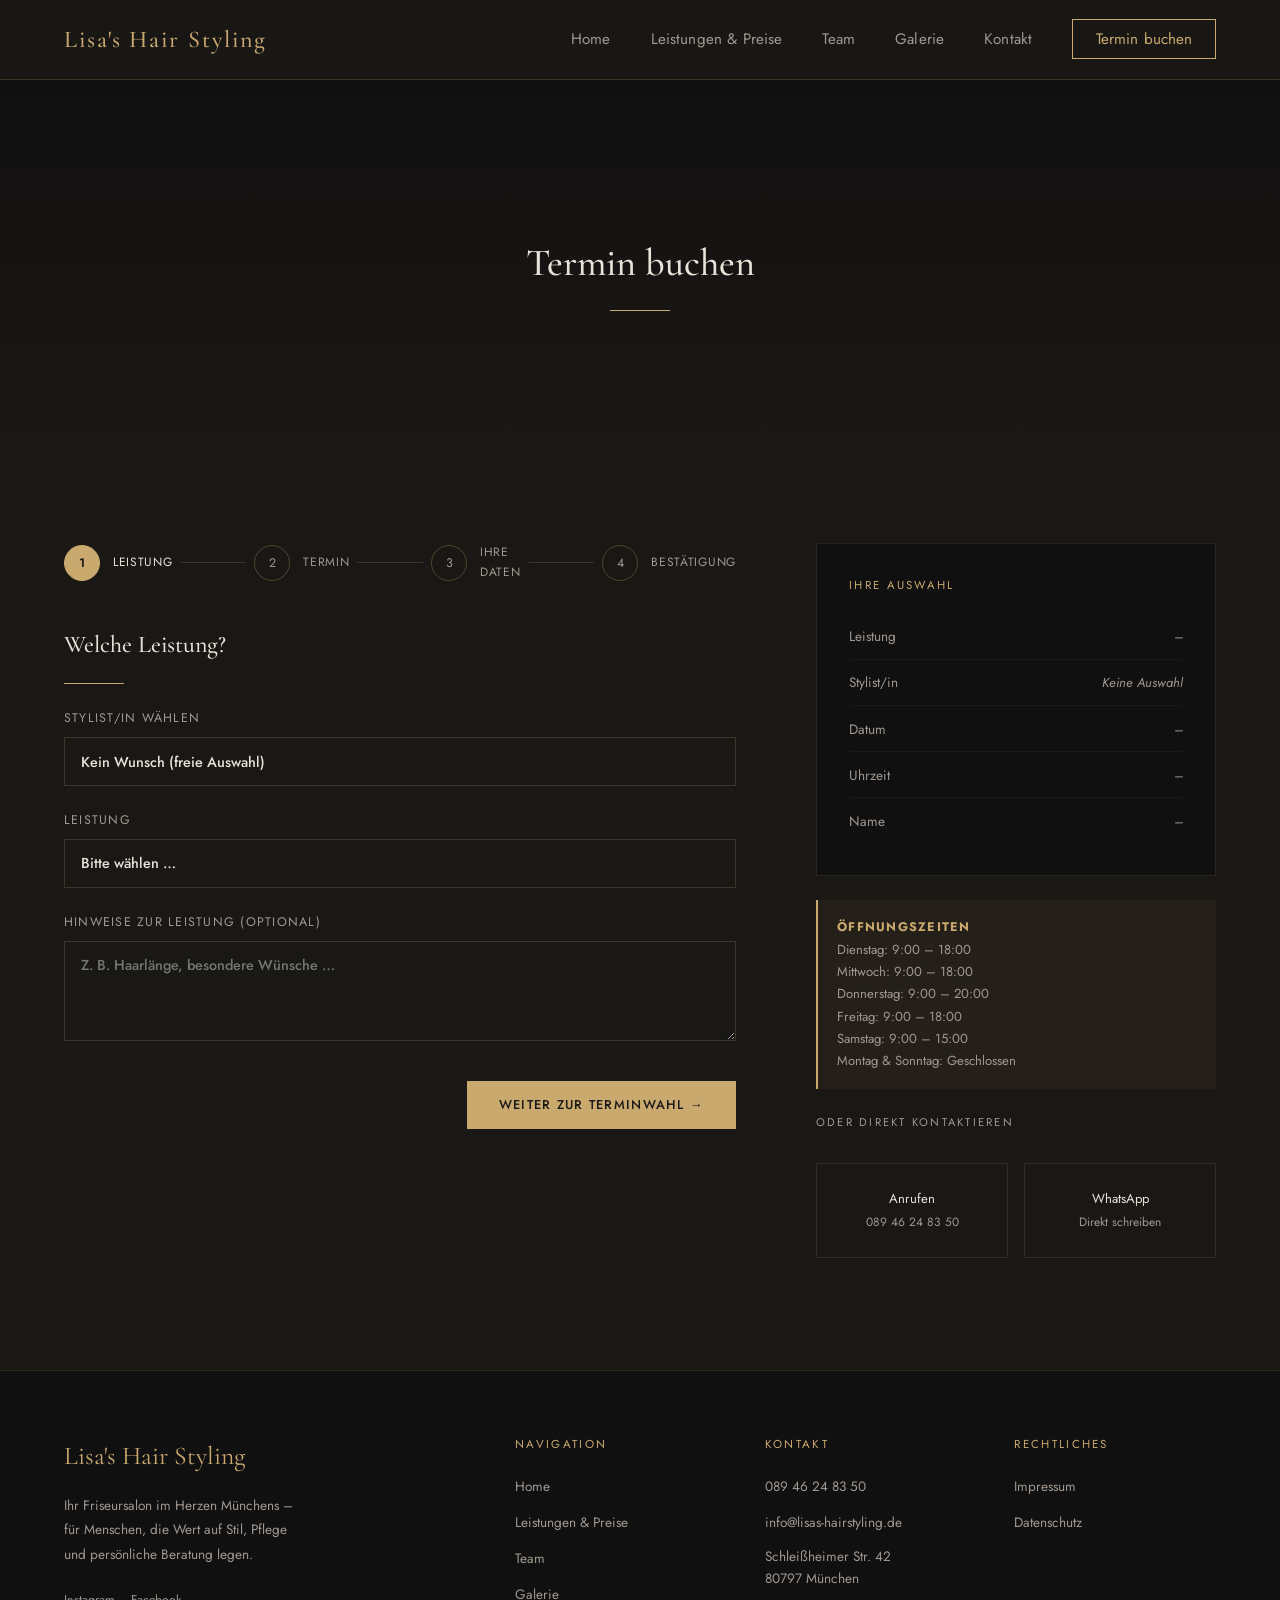
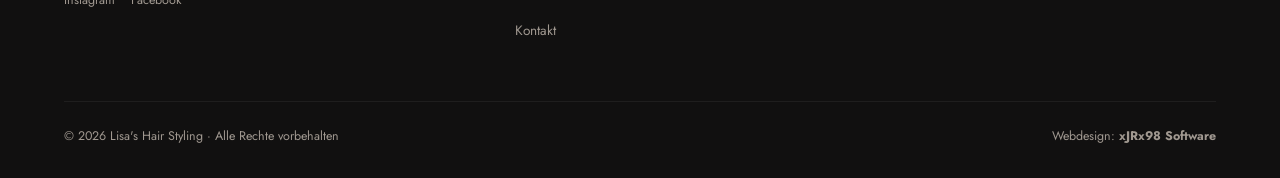
<file: termin.html>
<!DOCTYPE html>
<html lang="de">
<head>
  <meta charset="UTF-8">
  <meta name="viewport" content="width=device-width, initial-scale=1.0">
  <title id="page-title">Termin buchen</title>
  <link rel="stylesheet" href="style.css">
  <style>
    .booking-layout { display: grid; grid-template-columns: 1fr 400px; gap: 5rem; align-items: start; }
    .stepper { display: flex; align-items: center; gap: 0; margin-bottom: 3rem; }
    .step { display: flex; align-items: center; gap: 0.8rem; flex: 1; }
    .step:last-child { flex: 0; }
    .step-circle { width: 36px; height: 36px; border-radius: 50%; border: 1px solid rgba(201,169,110,0.3); display: flex; align-items: center; justify-content: center; font-size: 0.78rem; color: var(--text-muted); flex-shrink: 0; transition: all 0.3s; }
    .step.active .step-circle { background: var(--gold); border-color: var(--gold); color: var(--dark); font-weight: 600; }
    .step.done .step-circle { background: rgba(201,169,110,0.15); border-color: var(--gold); color: var(--gold); }
    .step-label { font-size: 0.75rem; letter-spacing: 0.06em; text-transform: uppercase; color: var(--text-muted); }
    .step.active .step-label { color: var(--text); }
    .step-line { flex: 1; height: 1px; background: rgba(201,169,110,0.2); margin: 0 0.5rem; }
    .booking-panel { background: var(--mid); border: 1px solid rgba(201,169,110,0.12); padding: 2.5rem; }
    .form-step { display: none; }
    .form-step.active { display: block; }
    .form-group { margin-bottom: 1.5rem; }
    label { display: block; font-size: 0.78rem; letter-spacing: 0.1em; text-transform: uppercase; color: var(--text-muted); margin-bottom: 0.5rem; }
    input[type="text"], input[type="email"], input[type="tel"], input[type="date"], select, textarea { width: 100%; background: var(--dark); border: 1px solid rgba(201,169,110,0.2); color: var(--text); padding: 0.85rem 1rem; font-family: 'Jost', sans-serif; font-size: 0.9rem; font-weight: 500; outline: none; transition: border-color 0.3s; appearance: none; }
    input:focus, select:focus, textarea:focus { border-color: var(--gold); }
    select option { background: var(--dark); }
    textarea { resize: vertical; min-height: 100px; }
    .time-grid { display: grid; grid-template-columns: repeat(4, 1fr); gap: 0.5rem; }
    .time-slot { border: 1px solid rgba(201,169,110,0.2); background: transparent; color: var(--text-muted); padding: 0.6rem 0.4rem; font-size: 0.8rem; font-family: 'Jost', sans-serif; cursor: pointer; text-align: center; transition: all 0.2s; }
    .time-slot:hover { border-color: var(--gold); color: var(--text); }
    .time-slot.selected { background: var(--gold); border-color: var(--gold); color: var(--dark); }
    .time-slot.unavailable { opacity: 0.3; cursor: not-allowed; }
    .form-nav { display: flex; justify-content: space-between; align-items: center; margin-top: 2rem; }
    .btn-back { background: transparent; border: 1px solid rgba(255,255,255,0.12); color: var(--text-muted); padding: 0.8rem 1.5rem; font-family: 'Jost', sans-serif; font-size: 0.8rem; cursor: pointer; transition: all 0.3s; }
    .btn-back:hover { border-color: var(--text-muted); color: var(--text); }
    .btn-next { background: var(--gold); border: none; color: var(--dark); padding: 0.9rem 2rem; font-family: 'Jost', sans-serif; font-size: 0.8rem; font-weight: 500; letter-spacing: 0.1em; text-transform: uppercase; cursor: pointer; transition: background 0.3s; }
    .btn-next:hover { background: var(--gold-light); }
    .booking-sidebar { position: sticky; top: calc(var(--nav-height) + 2rem); }
    .sidebar-card { background: var(--black); border: 1px solid rgba(201,169,110,0.12); padding: 2rem; margin-bottom: 1.5rem; }
    .sidebar-title { font-size: 0.72rem; letter-spacing: 0.2em; text-transform: uppercase; color: var(--gold); margin-bottom: 1.2rem; }
    .sidebar-row { display: flex; justify-content: space-between; align-items: flex-start; padding: 0.7rem 0; border-bottom: 1px solid rgba(255,255,255,0.04); font-size: 0.85rem; }
    .sidebar-row:last-child { border-bottom: none; }
    .sidebar-row-label { color: var(--text-muted); }
    .sidebar-row-value { color: var(--text); text-align: right; }
    .sidebar-placeholder { color: var(--text-muted); font-style: italic; font-size: 0.82rem; }
    .opening-note { background: rgba(201,169,110,0.06); border-left: 2px solid var(--gold); padding: 1rem 1.2rem; font-size: 0.82rem; color: var(--text-muted); line-height: 1.7; }
    .success-message { text-align: center; padding: 2rem 0; }
    .success-icon { width: 64px; height: 64px; border-radius: 50%; background: rgba(201,169,110,0.1); border: 1px solid var(--gold); display: flex; align-items: center; justify-content: center; margin: 0 auto 1.5rem; }
    .alt-options { display: grid; grid-template-columns: 1fr 1fr; gap: 1rem; margin-top: 2rem; }
    .alt-option { border: 1px solid rgba(201,169,110,0.15); padding: 1.5rem; text-align: center; text-decoration: none; color: inherit; transition: border-color 0.3s, background 0.3s; display: block; }
    .alt-option:hover { border-color: rgba(201,169,110,0.4); background: rgba(201,169,110,0.04); }
    .alt-option-icon { font-size: 1.5rem; display: block; margin-bottom: 0.5rem; }
    .alt-option-title { font-size: 0.82rem; color: var(--text); margin-bottom: 0.2rem; }
    .alt-option-sub { font-size: 0.75rem; color: var(--text-muted); }
    @media (max-width: 900px) { .booking-layout { grid-template-columns: 1fr; } .booking-sidebar { position: static; } }
    @media (max-width: 480px) { .time-grid { grid-template-columns: repeat(3, 1fr); } .alt-options { grid-template-columns: 1fr; } .stepper .step-label { display: none; } }
  </style>
</head>
<body>

  <div id="nav-placeholder"></div>

  <div class="page-content">
    <div class="page-hero">
      <h1 class="section-title">Termin buchen</h1>
      <div class="divider center"></div>
    </div>

    <section>
      <div class="booking-layout">

        <!-- FORMULAR-SPALTE -->
        <div>
          <div class="stepper" id="stepper">
            <div class="step active" id="step-indicator-1"><div class="step-circle">1</div><span class="step-label">Leistung</span></div>
            <div class="step-line"></div>
            <div class="step" id="step-indicator-2"><div class="step-circle">2</div><span class="step-label">Termin</span></div>
            <div class="step-line"></div>
            <div class="step" id="step-indicator-3"><div class="step-circle">3</div><span class="step-label">Ihre Daten</span></div>
            <div class="step-line"></div>
            <div class="step" id="step-indicator-4"><div class="step-circle">4</div><span class="step-label">Bestätigung</span></div>
          </div>

          <!-- SCHRITT 1: Leistung -->
          <div class="form-step active" id="step1">
            <h2 class="section-title" style="font-size:1.5rem; margin-bottom:0.5rem;">Welche Leistung?</h2>
            <div class="divider" style="margin-bottom:1.5rem;"></div>
            <div class="form-group">
              <label for="stylist">Stylist/in wählen</label>
              <select id="stylist" onchange="updateSummary()">
                <option value="">Kein Wunsch (freie Auswahl)</option>
                <!-- wird aus config.js befüllt -->
              </select>
            </div>
            <div class="form-group">
              <label for="service">Leistung</label>
              <select id="service" onchange="updateSummary()">
                <option value="">Bitte wählen …</option>
                <!-- wird aus config.js befüllt -->
              </select>
            </div>
            <div class="form-group">
              <label for="notes-service">Hinweise zur Leistung (optional)</label>
              <textarea id="notes-service" placeholder="Z. B. Haarlänge, besondere Wünsche …"></textarea>
            </div>
            <div class="form-nav">
              <span></span>
              <button class="btn-next" onclick="goToStep(2)">Weiter zur Terminwahl →</button>
            </div>
          </div>

          <!-- SCHRITT 2: Datum & Uhrzeit -->
          <div class="form-step" id="step2">
            <h2 class="section-title" style="font-size:1.5rem; margin-bottom:0.5rem;">Wann soll es sein?</h2>
            <div class="divider" style="margin-bottom:1.5rem;"></div>
            <div class="form-group">
              <label for="date">Wunschdatum</label>
              <input type="date" id="date" onchange="updateSummary(); generateTimeSlots()">
            </div>
            <div class="form-group">
              <label>Uhrzeit wählen</label>
              <div class="time-grid" id="timeGrid"></div>
              <p style="font-size:0.75rem; color:var(--text-muted); margin-top:0.8rem;">Ausgegraut = bereits belegt. Tatsächliche Verfügbarkeit wird nach Anfrage bestätigt.</p>
            </div>
            <div class="form-nav">
              <button class="btn-back" onclick="goToStep(1)">← Zurück</button>
              <button class="btn-next" onclick="goToStep(3)">Weiter zu Ihren Daten →</button>
            </div>
          </div>

          <!-- SCHRITT 3: Kontaktdaten -->
          <div class="form-step" id="step3">
            <h2 class="section-title" style="font-size:1.5rem; margin-bottom:0.5rem;">Ihre Angaben</h2>
            <div class="divider" style="margin-bottom:1.5rem;"></div>
            <div style="display:grid; grid-template-columns:1fr 1fr; gap:1rem;">
              <div class="form-group">
                <label for="firstname">Vorname*</label>
                <input type="text" id="firstname" placeholder="Vorname" oninput="updateSummary()">
              </div>
              <div class="form-group">
                <label for="lastname">Nachname*</label>
                <input type="text" id="lastname" placeholder="Nachname" oninput="updateSummary()">
              </div>
            </div>
            <div class="form-group">
              <label for="phone">Telefon*</label>
              <input type="tel" id="phone" placeholder="+49 …">
            </div>
            <div class="form-group">
              <label for="email">E-Mail</label>
              <input type="email" id="email" placeholder="email@beispiel.de">
            </div>
            <div class="form-group">
              <label for="message">Nachricht (optional)</label>
              <textarea id="message" placeholder="Weitere Wünsche oder Hinweise …"></textarea>
            </div>
            <div style="font-size:0.78rem; color:var(--text-muted); line-height:1.7; margin-bottom:1rem;">
              * Pflichtfelder. Ihre Daten werden ausschließlich zur Terminbearbeitung verwendet. Weitere Infos in unserer <a href="datenschutz.html" style="color:var(--gold);">Datenschutzerklärung</a>.
            </div>
            <div class="form-nav">
              <button class="btn-back" onclick="goToStep(2)">← Zurück</button>
              <button class="btn-next" onclick="submitForm()">Terminanfrage senden ✓</button>
            </div>
          </div>

          <!-- SCHRITT 4: Bestätigung -->
          <div class="form-step" id="step4">
            <div class="success-message">
              <div class="success-icon">
                <svg width="28" height="28" fill="none" stroke="var(--gold)" stroke-width="1.5" viewBox="0 0 24 24">
                  <path d="M20 6 9 17l-5-5"/>
                </svg>
              </div>
              <h2 class="section-title" style="font-size:1.8rem;">Anfrage gesendet!</h2>
              <p style="color:var(--text-muted); max-width:400px; margin:1rem auto 2rem; font-size:0.9rem;">
                Vielen Dank, <strong id="confirmName" style="color:var(--text);"></strong>! Wir haben Ihre Terminanfrage erhalten und melden uns so bald wie möglich zur Bestätigung.
              </p>
              <a href="index.html" class="btn-outline">Zurück zur Startseite</a>
            </div>
          </div>
        </div>

        <!-- SIDEBAR -->
        <div class="booking-sidebar">
          <div class="sidebar-card">
            <div class="sidebar-title">Ihre Auswahl</div>
            <div class="sidebar-row"><span class="sidebar-row-label">Leistung</span><span class="sidebar-row-value" id="sum-service"><em class="sidebar-placeholder">–</em></span></div>
            <div class="sidebar-row"><span class="sidebar-row-label">Stylist/in</span><span class="sidebar-row-value" id="sum-stylist"><em class="sidebar-placeholder">Keine Auswahl</em></span></div>
            <div class="sidebar-row"><span class="sidebar-row-label">Datum</span><span class="sidebar-row-value" id="sum-date"><em class="sidebar-placeholder">–</em></span></div>
            <div class="sidebar-row"><span class="sidebar-row-label">Uhrzeit</span><span class="sidebar-row-value" id="sum-time"><em class="sidebar-placeholder">–</em></span></div>
            <div class="sidebar-row"><span class="sidebar-row-label">Name</span><span class="sidebar-row-value" id="sum-name"><em class="sidebar-placeholder">–</em></span></div>
          </div>

          <div class="opening-note" id="opening-note-sidebar"></div>

          <div style="margin-top:1.5rem;">
            <div class="sidebar-title" style="font-size:0.7rem; color:var(--text-muted); margin-bottom:0.8rem;">Oder direkt kontaktieren</div>
            <div class="alt-options">
              <a id="sidebar-tel" href="#" class="alt-option">
                <div class="alt-option-title">Anrufen</div>
                <div class="alt-option-sub" id="sidebar-tel-label"></div>
              </a>
              <a id="sidebar-wa" href="#" target="_blank" class="alt-option">
                <div class="alt-option-title">WhatsApp</div>
                <div class="alt-option-sub">Direkt schreiben</div>
              </a>
            </div>
          </div>
        </div>
      </div>
    </section>
  </div>

  <div id="footer-placeholder"></div>

  <script src="config.js"></script>
  <script src="components.js"></script>
  <script>
    document.getElementById('page-title').textContent = `Termin buchen – ${SALON_CONFIG.SALON_NAME}`;
    document.getElementById('nav-placeholder').innerHTML   = renderNav('termin.html');
    document.getElementById('footer-placeholder').innerHTML = renderFooter();

    // ── Sidebar Kontakt ──
    document.getElementById('sidebar-tel').href       = `tel:${SALON_CONFIG.PHONE}`;
    document.getElementById('sidebar-tel-label').textContent = SALON_CONFIG.PHONE;
    document.getElementById('sidebar-wa').href        = `https://wa.me/${SALON_CONFIG.WHATSAPP}`;

    // ── Öffnungszeiten in Sidebar ──
    const openingLines = SALON_CONFIG.HOURS
      .filter(h => h.time !== 'Geschlossen')
      .map(h => `${h.day}: ${h.time}`)
      .join('<br>');
    const closedDays = SALON_CONFIG.HOURS.filter(h => h.time === 'Geschlossen').map(h => h.day).join(' & ');
    document.getElementById('opening-note-sidebar').innerHTML =
      `<strong style="color:var(--gold); font-size:0.78rem; letter-spacing:0.1em; text-transform:uppercase;">Öffnungszeiten</strong><br>
       ${openingLines}<br>${closedDays ? closedDays + ': Geschlossen' : ''}`;

    // ── Stylisten befüllen ──
    const stylistSel = document.getElementById('stylist');
    SALON_CONFIG.BOOKING_STYLISTS.forEach(name => {
      const opt = document.createElement('option');
      opt.value = name;
      opt.textContent = name;
      stylistSel.appendChild(opt);
    });

    // ── Leistungen befüllen ──
    const serviceSel = document.getElementById('service');
    Object.entries(SALON_CONFIG.SERVICES).forEach(([, cat]) => {
      const group = document.createElement('optgroup');
      group.label = cat.title;
      [...cat.left, ...cat.right].forEach(s => {
        if (s.price && s.price !== 'auf Anfrage') {
          const opt = document.createElement('option');
          opt.value = s.name;
          opt.textContent = s.variants ? s.name : `${s.name}`;
          group.appendChild(opt);
        }
      });
      serviceSel.appendChild(group);
    });

    // ── Mindestdatum ──
    document.getElementById('date').min = new Date().toISOString().split('T')[0];

    // ── Stepper-Logik ──
    let currentStep = 1;
    let selectedTime = '';

    function goToStep(n) {
      document.getElementById('step' + currentStep).classList.remove('active');
      document.getElementById('step-indicator-' + currentStep).classList.remove('active');
      document.getElementById('step-indicator-' + currentStep).classList.add('done');
      currentStep = n;
      document.getElementById('step' + currentStep).classList.add('active');
      document.getElementById('step-indicator-' + currentStep).classList.add('active');
      document.getElementById('step-indicator-' + currentStep).classList.remove('done');
      window.scrollTo({ top: 0, behavior: 'smooth' });
    }

    // ── Zeitslots ──
    function generateTimeSlots() {
      const grid = document.getElementById('timeGrid');
      grid.innerHTML = '';
      const slots = [];
      for (let h = 9; h <= 17; h++) {
        ['00','15','30','45'].forEach(m => slots.push(`${String(h).padStart(2,'0')}:${m}`));
      }
      slots.forEach(t => {
        const btn = document.createElement('button');
        btn.className   = 'time-slot';
        btn.textContent = t;
        btn.type        = 'button';
        btn.onclick = function() {
          document.querySelectorAll('.time-slot').forEach(s => s.classList.remove('selected'));
          this.classList.add('selected');
          selectedTime = t;
          updateSummary();
        };
        grid.appendChild(btn);
      });
    }

    // ── Summary ──
    function updateSummary() {
      const service = document.getElementById('service').value;
      const stylist = document.getElementById('stylist').value;
      const date    = document.getElementById('date').value;
      const first   = document.getElementById('firstname').value;
      const last    = document.getElementById('lastname').value;

      document.getElementById('sum-service').innerHTML = service || '<em class="sidebar-placeholder">–</em>';
      document.getElementById('sum-stylist').innerHTML = stylist || '<em class="sidebar-placeholder">Keine Auswahl</em>';
      if (date) {
        const d = new Date(date);
        document.getElementById('sum-date').textContent =
          d.toLocaleDateString('de-DE', { weekday: 'short', day: '2-digit', month: 'long', year: 'numeric' });
      } else {
        document.getElementById('sum-date').innerHTML = '<em class="sidebar-placeholder">–</em>';
      }
      document.getElementById('sum-time').innerHTML = selectedTime || '<em class="sidebar-placeholder">–</em>';
      const name = [first, last].filter(Boolean).join(' ');
      document.getElementById('sum-name').innerHTML = name || '<em class="sidebar-placeholder">–</em>';
    }

    function submitForm() {
      const first = document.getElementById('firstname').value.trim();
      const phone = document.getElementById('phone').value.trim();
      if (!first || !phone) { alert('Bitte füllen Sie mindestens Vorname und Telefonnummer aus.'); return; }
      document.getElementById('confirmName').textContent = first;
      goToStep(4);
    }

    generateTimeSlots();
  </script>
</body>
</html>
</file>
<file: style.css>
@import url('https://fonts.googleapis.com/css2?family=Cormorant+Garamond:ital,wght@0,300;0,400;0,600;1,300;1,400&family=Jost:wght@300;400;500&display=swap');

:root {
  --gold: #c9a96e;
  --gold-light: #e8d5b0;
  --gold-dark: #9a7a4a;
  --black: #111010;
  --dark: #1a1815;
  --mid: #2e2b27;
  --text: #e8e2d9;
  --text-muted: #a09890;
  --cream: #f5f0e8;
  --white: #ffffff;
  --nav-height: 80px;
}

*, *::before, *::after { box-sizing: border-box; margin: 0; padding: 0; }

html { scroll-behavior: smooth; }

body {
  font-family: 'Jost', sans-serif;
  background: var(--dark);
  color: var(--text);
  font-size: 16px;
  font-weight: 400;
  line-height: 1.65;
  overflow-x: hidden;
}

/* ── NAVIGATION ── */
nav {
  position: fixed;
  top: 0; left: 0; right: 0;
  height: var(--nav-height);
  display: flex;
  align-items: center;
  justify-content: space-between;
  padding: 0 5vw;
  background: rgba(26, 24, 21, 0.92);
  backdrop-filter: blur(12px);
  border-bottom: 1px solid rgba(201, 169, 110, 0.2);
  z-index: 1000;
}

.nav-logo {
  font-family: 'Cormorant Garamond', serif;
  font-size: 1.5rem;
  font-weight: 500;
  color: var(--gold);
  text-decoration: none;
  letter-spacing: 0.08em;
}

.nav-links {
  display: flex;
  gap: 2.5rem;
  list-style: none;
}

.nav-links a {
  color: var(--text-muted);
  text-decoration: none;
  font-size: 0.95rem;
  font-weight: 400;
  letter-spacing: 0.01em;
  transition: color 0.3s;
}

.nav-links a:hover,
.nav-links a.active { color: var(--gold); }

.nav-cta {
  background: transparent;
  border: 1px solid var(--gold);
  color: var(--gold) !important;
  padding: 0.5rem 1.4rem;
  transition: background 0.3s, color 0.3s !important;
}

.nav-cta:hover {
  background: var(--gold) !important;
  color: var(--dark) !important;
}

.hamburger {
  display: none;
  flex-direction: column;
  gap: 5px;
  cursor: pointer;
  background: none;
  border: none;
  padding: 4px;
}

.hamburger span {
  display: block;
  width: 24px;
  height: 1px;
  background: var(--gold);
  transition: all 0.3s;
}

/* ── PAGE WRAPPER ── */
.page-content {
  padding-top: var(--nav-height);
}

/* ── HERO ── */
.hero {
  position: relative;
  height: 100vh;
  min-height: 600px;
  display: flex;
  align-items: center;
  overflow: hidden;
  padding-top: 0;
}

.hero-bg {
  position: absolute;
  inset: 0;
  background: linear-gradient(135deg, #0d0c0a 0%, #1e1b16 50%, #2a2419 100%);
}

.hero-pattern {
  position: absolute;
  inset: 0;
  opacity: 0.04;
  background-image: repeating-linear-gradient(
    45deg,
    var(--gold) 0px,
    var(--gold) 1px,
    transparent 1px,
    transparent 60px
  );
}

.hero-glow {
  position: absolute;
  width: 600px; height: 600px;
  border-radius: 50%;
  background: radial-gradient(circle, rgba(201,169,110,0.08) 0%, transparent 70%);
  right: 5%;
  top: 50%;
  transform: translateY(-50%);
}

.hero-content {
  position: relative;
  z-index: 2;
  padding: 0 5vw;
  max-width: 700px;
}

.hero-eyebrow {
  font-size: 0.85rem;
  letter-spacing: 0.08em;
  text-transform: uppercase;
  color: var(--gold);
  margin-bottom: 1rem;
  opacity: 0;
  animation: fadeUp 0.8s 0.2s forwards;
}

.hero-title {
  font-family: 'Cormorant Garamond', serif;
  font-size: clamp(2.4rem, 4.6vw, 3.8rem);
  font-weight: 500;
  line-height: 1.12;
  color: var(--text);
  margin-bottom: 1.5rem;
  opacity: 0;
  animation: fadeUp 0.8s 0.4s forwards;
}

.hero-title em {
  font-style: normal;
  color: var(--gold);
}

.hero-subtitle {
  font-size: 1.1rem;
  color: var(--text-muted);
  max-width: 520px;
  margin-bottom: 2.5rem;
  opacity: 0;
  animation: fadeUp 0.8s 0.6s forwards;
}

.hero-actions {
  display: flex;
  gap: 1rem;
  flex-wrap: wrap;
  opacity: 0;
  animation: fadeUp 0.8s 0.8s forwards;
}

.btn-primary {
  display: inline-block;
  background: var(--gold);
  color: var(--dark);
  padding: 1rem 2.2rem;
  text-decoration: none;
  font-size: 0.95rem;
  font-weight: 600;
  letter-spacing: 0.02em;
  transition: background 0.3s;
}

.btn-primary:hover {
  background: var(--gold-light);
}

.btn-outline {
  display: inline-block;
  border: 1px solid rgba(201,169,110,0.4);
  color: var(--gold);
  padding: 1rem 2.2rem;
  text-decoration: none;
  font-size: 0.95rem;
  font-weight: 500;
  letter-spacing: 0.02em;
  transition: border-color 0.3s, background 0.3s;
}

.btn-outline:hover {
  border-color: var(--gold);
  background: rgba(201,169,110,0.08);
}

.hero-scroll {
  position: absolute;
  bottom: 2.5rem;
  left: 50%;
  transform: translateX(-50%);
  display: flex;
  flex-direction: column;
  align-items: center;
  gap: 0.5rem;
  color: var(--text-muted);
  font-size: 0.7rem;
  letter-spacing: 0.15em;
  text-transform: uppercase;
  animation: bounce 2s infinite;
}

.scroll-line {
  width: 1px;
  height: 40px;
  background: linear-gradient(to bottom, var(--gold), transparent);
}

/* ── SECTIONS ── */
section { padding: 7rem 5vw; }

.section-label {
  font-size: 0.85rem;
  letter-spacing: 0.08em;
  text-transform: uppercase;
  color: var(--gold);
  margin-bottom: 0.6rem;
}

.section-title {
  font-family: 'Cormorant Garamond', serif;
  font-size: clamp(1.8rem, 3vw, 2.5rem);
  font-weight: 500;
  line-height: 1.2;
  margin-bottom: 1.5rem;
}

.section-title em { font-style: normal; color: var(--gold); }

.divider {
  width: 60px;
  height: 1px;
  background: var(--gold);
  margin: 1.5rem 0 2.5rem;
}

.divider.center { margin-left: auto; margin-right: auto; }

/* ── GRID HELPERS ── */
.two-col {
  display: grid;
  grid-template-columns: 1fr 1fr;
  gap: 5rem;
  align-items: center;
}

.three-col {
  display: grid;
  grid-template-columns: repeat(3, 1fr);
  gap: 2rem;
}

/* ── CARDS ── */
.card {
  background: var(--mid);
  border: 1px solid rgba(201,169,110,0.12);
  padding: 2.5rem;
  transition: border-color 0.3s, transform 0.3s;
}

.card:hover {
  border-color: rgba(201,169,110,0.35);
  transform: translateY(-4px);
}

/* ── IMAGE PLACEHOLDER ── */
.img-placeholder {
  background: var(--mid);
  border: 1px solid rgba(201,169,110,0.15);
  display: flex;
  flex-direction: column;
  align-items: center;
  justify-content: center;
  color: var(--text-muted);
  font-size: 0.75rem;
  letter-spacing: 0.1em;
  text-transform: uppercase;
  gap: 0.8rem;
}

.img-placeholder svg { opacity: 0.3; }

/* ── BILDER: Gleiche Größe wie Platzhalter ── */
.img-placeholder img,
.gallery-img img,
.team-member-img img {
  width: 100%;
  height: 100%;
  object-fit: cover;
  display: block;
}

.gallery-item {
  position: relative;
  overflow: hidden;
  min-height: 280px;
}

.gallery-item img {
  width: 100%;
  height: 100%;
  object-fit: cover;
  display: block;
}

/* ── FOOTER ── */
footer {
  background: var(--black);
  border-top: 1px solid rgba(201,169,110,0.15);
  padding: 4rem 5vw 2rem;
}

.footer-grid {
  display: grid;
  grid-template-columns: 2fr 1fr 1fr 1fr;
  gap: 3rem;
  margin-bottom: 3rem;
}

.footer-logo {
  font-family: 'Cormorant Garamond', serif;
  font-size: 1.6rem;
  color: var(--gold);
  margin-bottom: 1rem;
  display: block;
}

.footer-desc {
  color: var(--text-muted);
  font-size: 0.85rem;
  max-width: 240px;
  line-height: 1.8;
}

.footer-title {
  font-size: 0.72rem;
  letter-spacing: 0.2em;
  text-transform: uppercase;
  color: var(--gold);
  margin-bottom: 1.2rem;
}

.footer-links { list-style: none; }

.footer-links li { margin-bottom: 0.6rem; }

.footer-links a {
  color: var(--text-muted);
  text-decoration: none;
  font-size: 0.85rem;
  transition: color 0.3s;
}

.footer-links a:hover { color: var(--text); }

.footer-bottom {
  border-top: 1px solid rgba(255,255,255,0.06);
  padding-top: 1.5rem;
  display: flex;
  justify-content: space-between;
  align-items: center;
  flex-wrap: wrap;
  gap: 1rem;
  color: var(--text-muted);
  font-size: 0.78rem;
}

.footer-bottom a {
  color: inherit;      /* gleiche Farbe wie normaler Footer-Text */
  font-weight: bold;   /* fett */
  text-decoration: none;
}

.footer-bottom a:hover {
  text-decoration: underline; /* optional beim Hover */
}

/* ── GOLD ACCENT LINE ── */
.accent-line {
  width: 100%;
  height: 1px;
  background: linear-gradient(to right, transparent, var(--gold), transparent);
  opacity: 0.3;
}

/* ── PAGE HERO (inner pages) ── */
.page-hero {
  padding: calc(var(--nav-height) + 5rem) 5vw 5rem;
  background: linear-gradient(180deg, var(--black) 0%, var(--dark) 100%);
  text-align: center;
}

/* ── ANIMATIONS ── */
@keyframes fadeUp {
  from { opacity: 0; transform: translateY(30px); }
  to   { opacity: 1; transform: translateY(0); }
}

@keyframes bounce {
  0%, 100% { transform: translateX(-50%) translateY(0); }
  50%       { transform: translateX(-50%) translateY(8px); }
}

/* Inhalte sind sofort sichtbar – keine Einblend-Effekte beim Scrollen */
.fade-in { opacity: 1; }

.fade-in.visible {
  opacity: 1;
  transform: none;
}

/* ── RESPONSIVE ── */
@media (max-width: 900px) {
  .two-col { grid-template-columns: 1fr; gap: 3rem; }
  .three-col { grid-template-columns: 1fr 1fr; }
  .footer-grid { grid-template-columns: 1fr 1fr; }
}

@media (max-width: 640px) {
  .three-col { grid-template-columns: 1fr; }
  .footer-grid { grid-template-columns: 1fr; }
  .nav-links { display: none; }
  .nav-links.open {
    display: flex;
    flex-direction: column;
    position: fixed;
    top: var(--nav-height);
    left: 0; right: 0;
    background: var(--dark);
    padding: 2rem 5vw;
    gap: 1.5rem;
    border-bottom: 1px solid rgba(201,169,110,0.2);
  }
  .hamburger { display: flex; }
}
</file>
